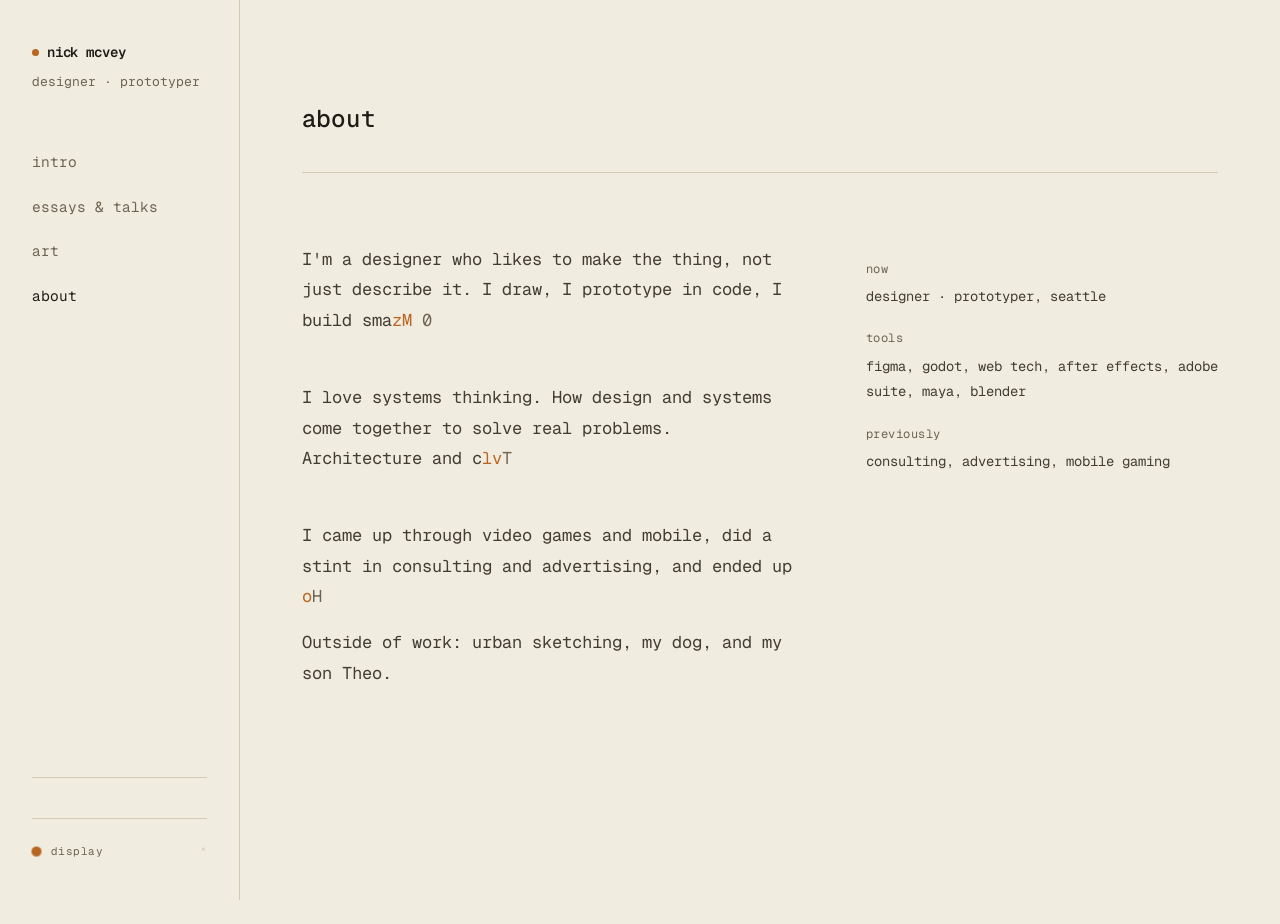
<file: about/index.html>
<!doctype html>
<html lang="en">
<head>
<meta charset="utf-8">
<meta name="viewport" content="width=device-width, initial-scale=1, viewport-fit=cover">
<title>Nick McVey · About</title>
<link rel="preconnect" href="https://fonts.googleapis.com">
<link rel="preconnect" href="https://fonts.gstatic.com" crossorigin>
<link href="https://fonts.googleapis.com/css2?family=Geist+Mono:wght@400;500;600&display=swap" rel="stylesheet">
<script>(function(){try{var d=document.documentElement.dataset,g=function(k){return localStorage.getItem(k)},M={compact:['sm','compact'],normal:['md','normal'],airy:['lg','airy']};var t=g('nick.theme');if(t)d.theme=t;var s=g('nick.size')||'airy';if(M[s]){d.size=s;d.text=M[s][0];d.density=M[s][1];}}catch(e){}})();</script>
<link rel="stylesheet" href="../_lib/shell.css">
</head>
<body class="page-about">
<div class="shell">

  <aside class="rail">
    <div class="brand"><a href="../"><span class="dot"></span> nick mcvey</a></div>
    <div class="brand-sub">designer · prototyper</div>
    <nav class="primary">
      <a href="../">intro</a>
      <a href="../essays/">essays &amp; talks</a>
      <a href="../art/">art</a>
      <a href="../about/" class="active">about</a>
    </nav>
    <div class="rail-foot">
      <div class="display-menu" id="displayMenu">
        <button class="display-trigger" type="button" aria-haspopup="true" aria-expanded="false">
          <span class="dot"></span> display
          <span class="chev" aria-hidden="true">^</span>
        </button>
        <div class="display-flyout" role="dialog" aria-label="Display settings">
          <div class="dm-section">
            <div class="dm-label">color</div>
            <div class="dm-row colors">
              <button class="theme-opt" type="button" data-theme="amber-dark"     style="--swatch: #d98a3d" title="amber dark"><span class="swatch"></span></button>
              <button class="theme-opt" type="button" data-theme="cool-dark"      style="--swatch: #6db4ff" title="cool dark"><span class="swatch"></span></button>
              <button class="theme-opt" type="button" data-theme="paper-light"    style="--swatch: #b86621" title="paper light"><span class="swatch"></span></button>
              <button class="theme-opt" type="button" data-theme="terminal-green" style="--swatch: #4cff8a" title="terminal green"><span class="swatch"></span></button>
            </div>
          </div>
          <div class="dm-section">
            <div class="dm-label">size</div>
            <div class="seg size">
              <button type="button" data-value="compact" aria-label="compact">A</button>
              <button type="button" data-value="normal"  aria-label="normal">A</button>
              <button type="button" data-value="airy"    aria-label="airy">A</button>
            </div>
          </div>
        </div>
      </div>
    </div>
  </aside>

  <main>
    <header class="page-head">
      <h1 data-reveal>about</h1>
    </header>

    <div class="about">
      <div>
        <p data-reveal>I'm a designer who likes to make the thing, not just describe it. I draw, I prototype in code, I build small games on the side. I think about design in my spare time.</p>
        <p data-reveal>I love systems thinking. How design and systems come together to solve real problems. Architecture and city planning pull at me for the same reason.</p>
        <p data-reveal>I came up through video games and mobile, did a stint in consulting and advertising, and ended up in tech designing system-level interfaces.</p>
        <p data-reveal>Outside of work: urban sketching, my dog, and my son Theo.</p>
      </div>
      <dl class="facts">
        <dt>now</dt><dd>designer · prototyper, seattle</dd>
        <dt>tools</dt><dd>figma, godot, web tech, after effects, adobe suite, maya, blender</dd>
        <dt>previously</dt><dd>consulting, advertising, mobile gaming</dd>
      </dl>
    </div>
  </main>

</div>
<script src="../_lib/reveal.js"></script>
<script src="../_lib/theme.js"></script>
</body>
</html>
</file>
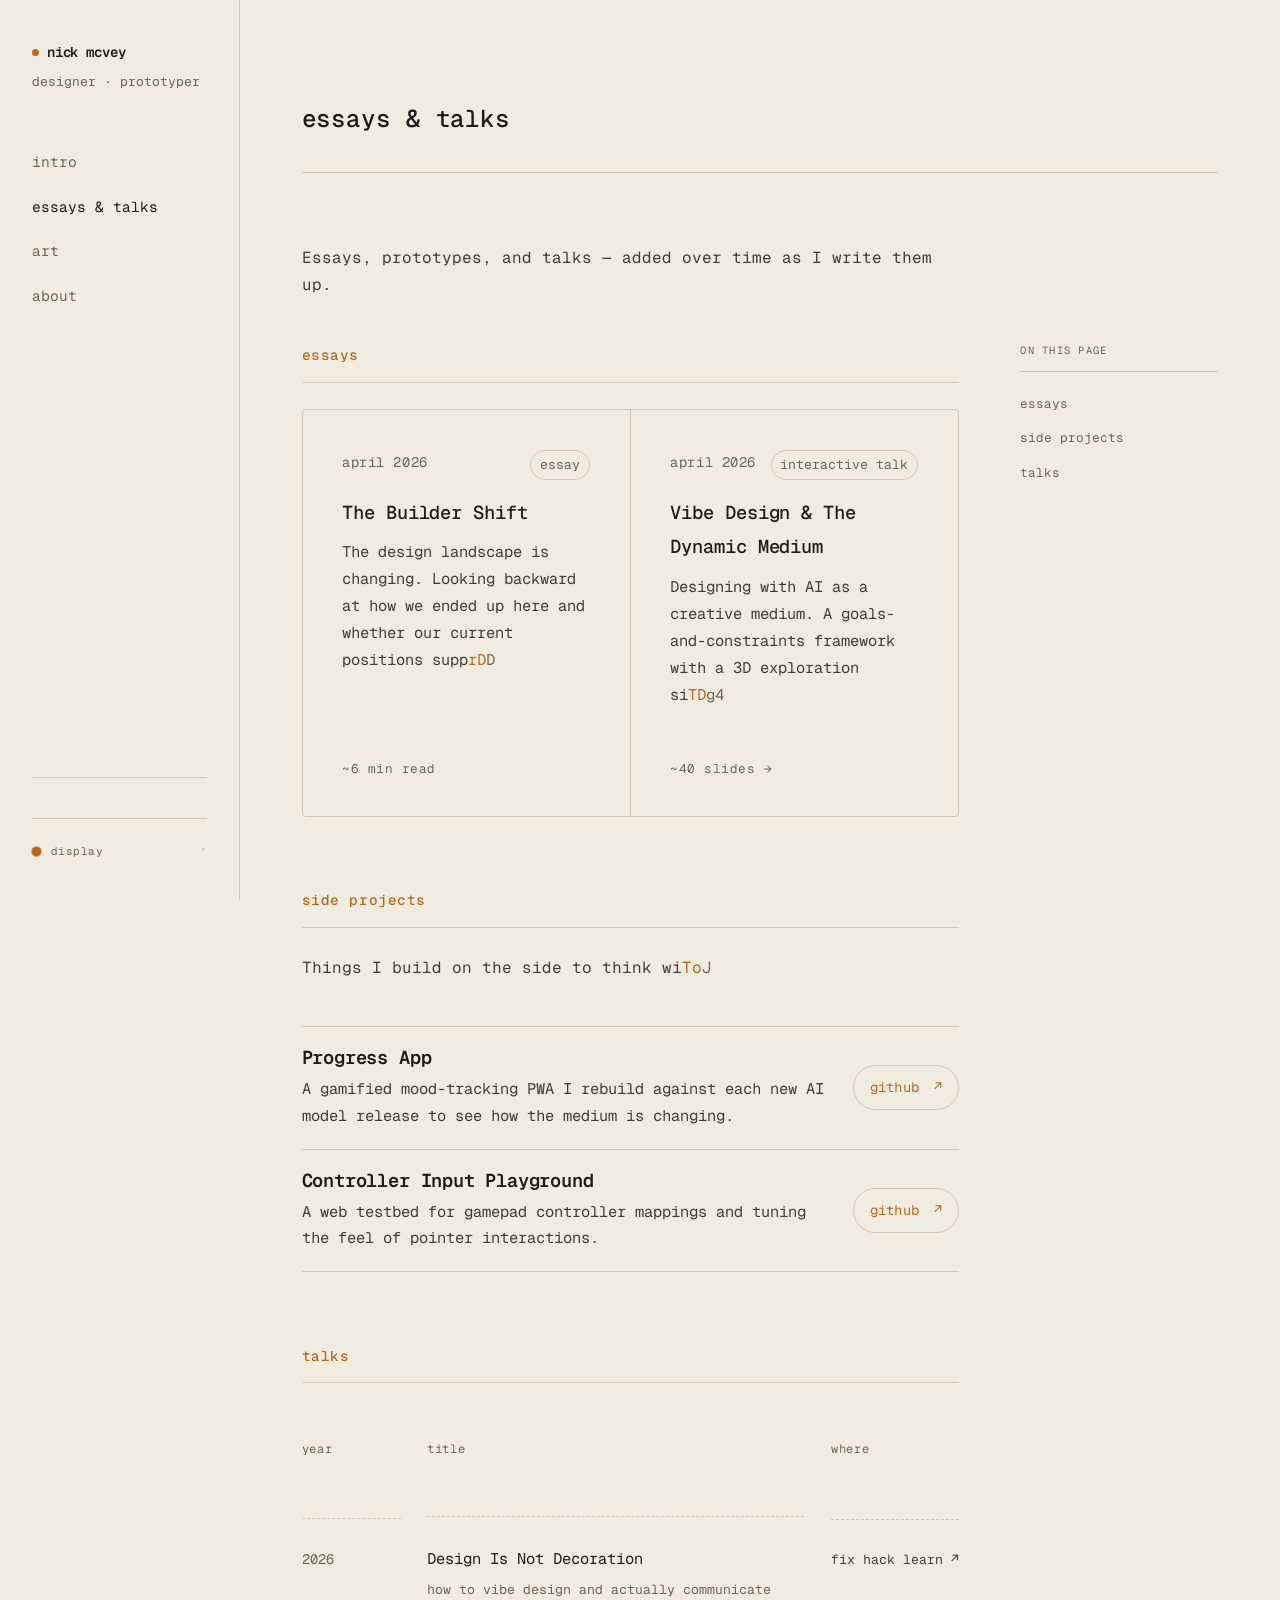
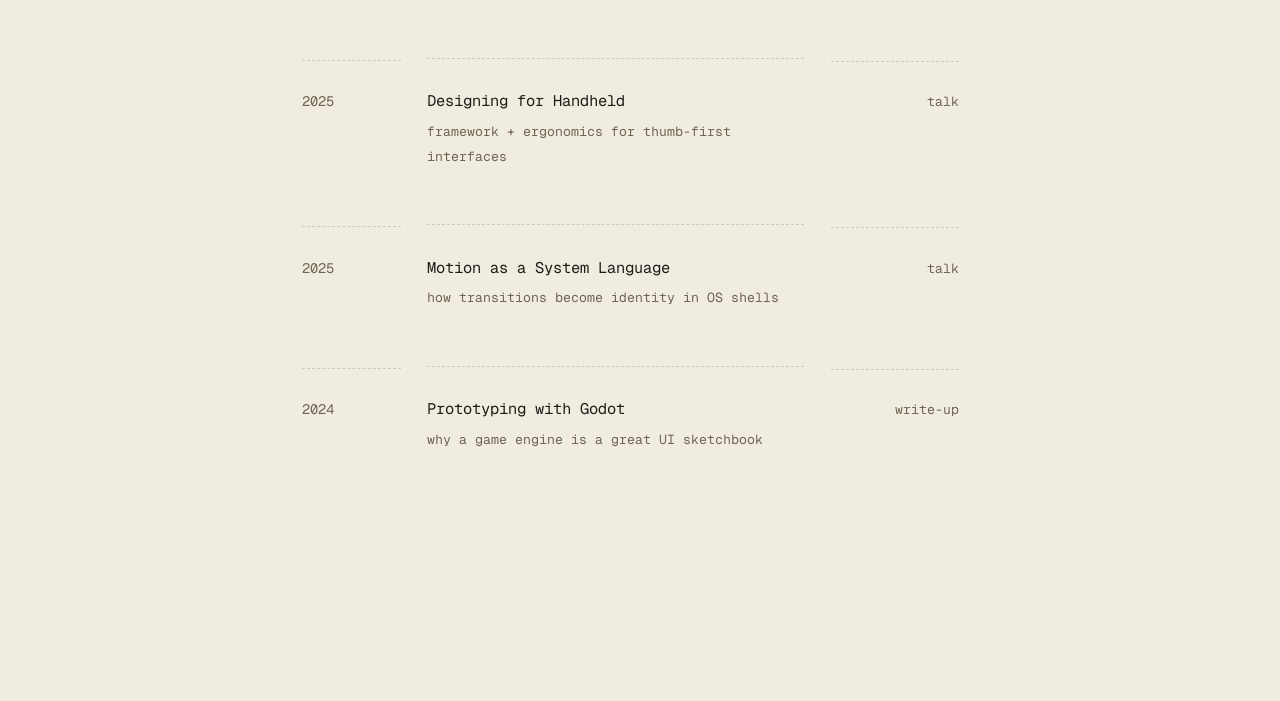
<file: essays/index.html>
<!doctype html>
<html lang="en">
<head>
<meta charset="utf-8">
<meta name="viewport" content="width=device-width, initial-scale=1, viewport-fit=cover">
<title>Nick McVey · Essays &amp; Talks</title>
<link rel="preconnect" href="https://fonts.googleapis.com">
<link rel="preconnect" href="https://fonts.gstatic.com" crossorigin>
<link href="https://fonts.googleapis.com/css2?family=Geist+Mono:wght@400;500;600&display=swap" rel="stylesheet">
<script>(function(){try{var d=document.documentElement.dataset,g=function(k){return localStorage.getItem(k)},M={compact:['sm','compact'],normal:['md','normal'],airy:['lg','airy']};var t=g('nick.theme');if(t)d.theme=t;var s=g('nick.size')||'airy';if(M[s]){d.size=s;d.text=M[s][0];d.density=M[s][1];}}catch(e){}})();</script>
<link rel="stylesheet" href="../_lib/shell.css">
</head>
<body class="page-work">
<div class="shell">

  <aside class="rail">
    <div class="brand"><a href="../"><span class="dot"></span> nick mcvey</a></div>
    <div class="brand-sub">designer · prototyper</div>
    <nav class="primary">
      <a href="../">intro</a>
      <a href="../essays/" class="active">essays &amp; talks</a>
      <a href="../art/">art</a>
      <a href="../about/">about</a>
    </nav>
    <div class="rail-foot">
      <div class="display-menu" id="displayMenu">
        <button class="display-trigger" type="button" aria-haspopup="true" aria-expanded="false">
          <span class="dot"></span> display
          <span class="chev" aria-hidden="true">^</span>
        </button>
        <div class="display-flyout" role="dialog" aria-label="Display settings">
          <div class="dm-section">
            <div class="dm-label">color</div>
            <div class="dm-row colors">
              <button class="theme-opt" type="button" data-theme="amber-dark"     style="--swatch: #d98a3d" title="amber dark"><span class="swatch"></span></button>
              <button class="theme-opt" type="button" data-theme="cool-dark"      style="--swatch: #6db4ff" title="cool dark"><span class="swatch"></span></button>
              <button class="theme-opt" type="button" data-theme="paper-light"    style="--swatch: #b86621" title="paper light"><span class="swatch"></span></button>
              <button class="theme-opt" type="button" data-theme="terminal-green" style="--swatch: #4cff8a" title="terminal green"><span class="swatch"></span></button>
            </div>
          </div>
          <div class="dm-section">
            <div class="dm-label">size</div>
            <div class="seg size">
              <button type="button" data-value="compact" aria-label="compact">A</button>
              <button type="button" data-value="normal"  aria-label="normal">A</button>
              <button type="button" data-value="airy"    aria-label="airy">A</button>
            </div>
          </div>
        </div>
      </div>
    </div>
  </aside>

  <style>
    .work-layout {
      display: grid;
      grid-template-columns: 1fr;
      gap: 48px;
    }
    @media (min-width: 980px) {
      .work-layout {
        grid-template-columns: 1fr 180px;
        gap: 56px;
      }
      .work-content { grid-column: 1; }
      .work-toc { grid-column: 2; grid-row: 1; position: sticky; top: 64px; align-self: start; }
    }
    .work-toc {
      font-size: 11.5px;
      line-height: 1.7;
    }
    .work-toc-label {
      color: var(--muted);
      font-size: 9.5px;
      letter-spacing: 0.12em;
      text-transform: uppercase;
      margin-bottom: 14px;
      padding-bottom: 10px;
      border-bottom: 1px solid var(--rule);
    }
    .work-toc nav {
      display: flex;
      flex-direction: column;
      gap: 2px;
    }
    .work-toc nav a {
      color: var(--muted);
      text-decoration: none;
      padding: 5px 0;
      transition: color 140ms ease;
      display: flex;
      align-items: baseline;
      gap: 8px;
    }
    .work-toc nav a:hover { color: var(--ink); }
    .work-toc nav a .toc-num {
      color: var(--rule);
      font-size: 10px;
      min-width: 16px;
    }
    .work-toc nav a .toc-count {
      margin-left: auto;
      color: var(--rule);
      font-size: 10px;
    }
    @media (max-width: 979px) {
      .work-toc { display: none; }
    }
  </style>

  <main>
    <header class="page-head">
      <h1 data-reveal>essays &amp; talks</h1>
    </header>

    <p class="page-lede" data-reveal>Essays, prototypes, and talks — added over time as I write them up.</p>

    <div class="work-layout">

      <div class="work-content">

        <h2 class="section-head" id="essays" data-reveal>essays</h2>

        <div class="work-grid">
          <a class="work-card" href="./the-builder-shift/">
            <div class="top">
              <span class="year">april 2026</span>
              <span class="tag">essay</span>
            </div>
            <h3 data-reveal>The Builder Shift</h3>
            <p class="desc" data-reveal>The design landscape is changing. Looking backward at how we ended up here and whether our current positions support what comes next.</p>
            <span class="open">~6 min read</span>
          </a>

          <a class="work-card" href="https://phing1337.github.io/vibe-design-talk/" target="_blank" rel="noopener">
            <div class="top">
              <span class="year">april 2026</span>
              <span class="tag">interactive talk</span>
            </div>
            <h3 data-reveal>Vibe Design &amp; The Dynamic Medium</h3>
            <p class="desc" data-reveal>Designing with AI as a creative medium. A goals-and-constraints framework with a 3D exploration simulation and live interactive demos.</p>
            <span class="open">~40 slides →</span>
          </a>
        </div>

        <h2 class="section-head section-head-mt" id="projects" data-reveal>side projects</h2>

        <p class="page-lede" data-reveal>Things I build on the side to think with.</p>

        <div class="explore-list">

          <div class="explore-row">
            <div class="explore-body">
              <h3 class="explore-title">Progress App</h3>
              <p class="explore-desc">A gamified mood-tracking PWA I rebuild against each new AI model release to see how the medium is changing.</p>
            </div>
            <a class="explore-link" href="https://github.com/Phing1337/ProgressApp" target="_blank" rel="noopener">github <span class="arr">↗</span></a>
          </div>

          <div class="explore-row">
            <div class="explore-body">
              <h3 class="explore-title">Controller Input Playground</h3>
              <p class="explore-desc">A web testbed for gamepad controller mappings and tuning the feel of pointer interactions.</p>
            </div>
            <a class="explore-link" href="https://github.com/Phing1337/controller-input-playground" target="_blank" rel="noopener">github <span class="arr">↗</span></a>
          </div>

        </div>

        <h2 class="section-head section-head-mt" id="talks" data-reveal>talks</h2>

        <div class="rows">
          <div class="head">year</div>
          <div class="head">title</div>
          <div class="head">where</div>

          <div class="yr">2026</div>
          <div class="title">Design Is Not Decoration<span class="sub">how to vibe design and actually communicate</span></div>
          <div class="where"><a href="https://github.com/Phing1337/vibe-design-talk" target="_blank" rel="noopener">fix hack learn ↗</a></div>

          <div class="yr">2025</div>
          <div class="title">Designing for Handheld<span class="sub">framework + ergonomics for thumb-first interfaces</span></div>
          <div class="where">talk</div>

          <div class="yr">2025</div>
          <div class="title">Motion as a System Language<span class="sub">how transitions become identity in OS shells</span></div>
          <div class="where">talk</div>

          <div class="yr">2024</div>
          <div class="title">Prototyping with Godot<span class="sub">why a game engine is a great UI sketchbook</span></div>
          <div class="where">write-up</div>
        </div>

      </div>

      <div class="work-toc">
        <div class="work-toc-label">on this page</div>
        <nav>
          <a href="#essays">essays</a>
          <a href="#projects">side projects</a>
          <a href="#talks">talks</a>
        </nav>
      </div>

    </div>
  </main>

</div>
<script src="../_lib/reveal.js"></script>
<script src="../_lib/theme.js"></script>
</body>
</html>
</file>
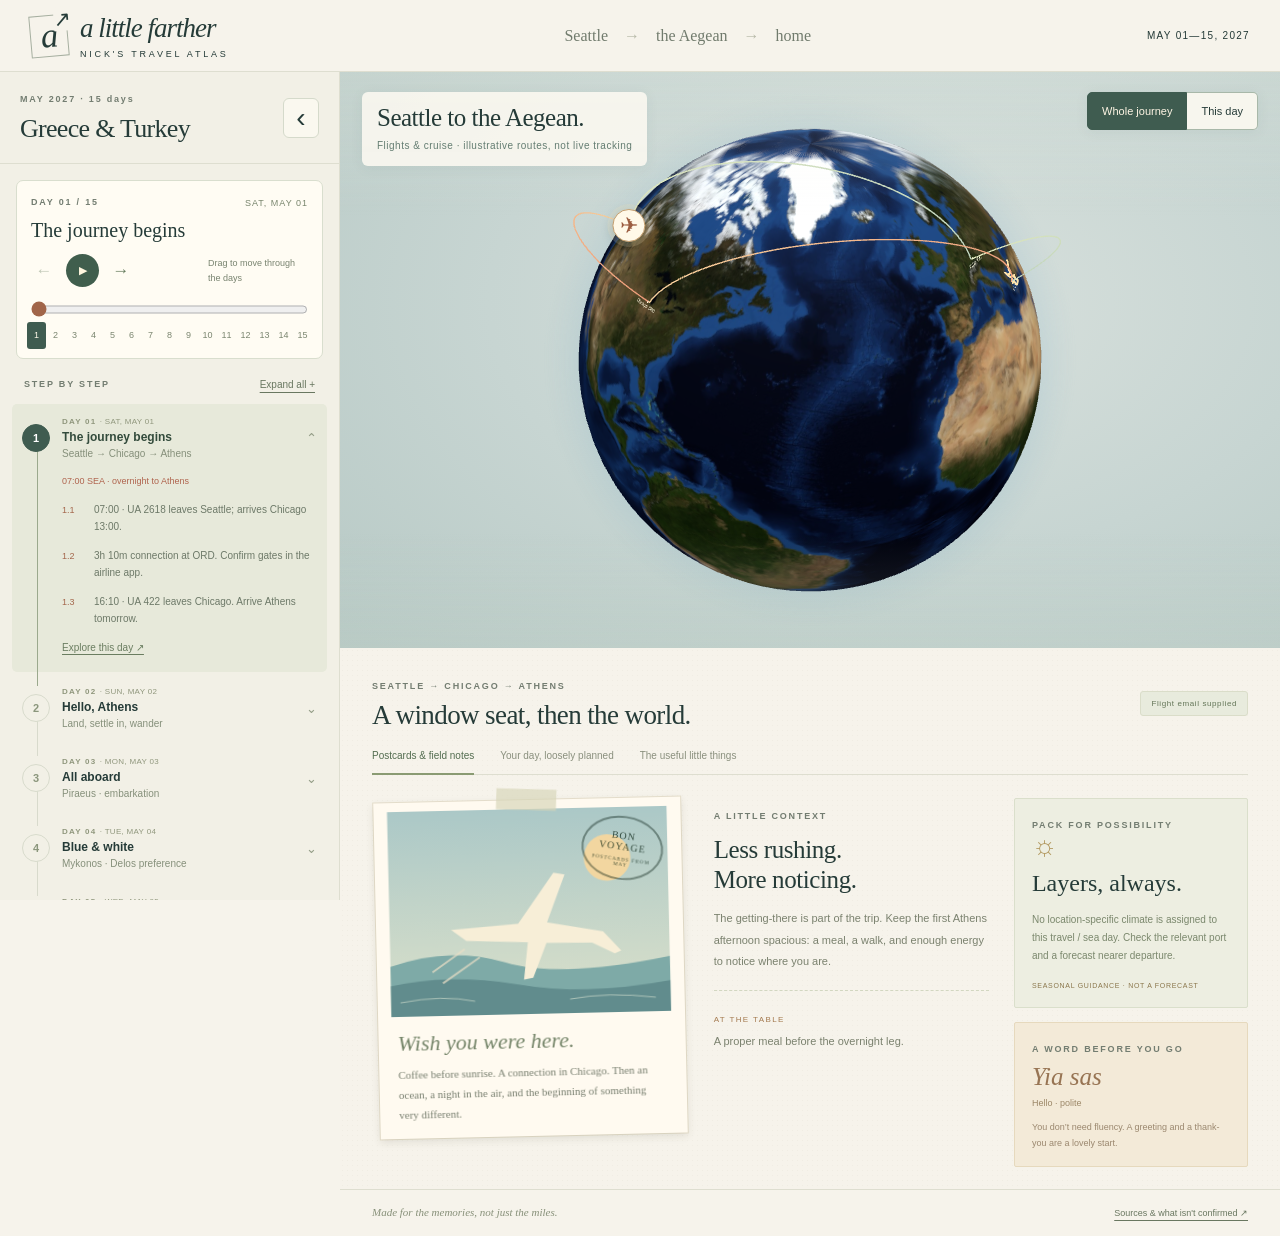
<file: trip-atlas/index.html>
<!doctype html>
<html lang="en">
  <head>
    <meta charset="UTF-8" />
    <meta name="viewport" content="width=device-width, initial-scale=1.0" />
    <meta name="theme-color" content="#f6f3eb" />
    <meta name="description" content="A personal travel atlas from Seattle to the Aegean, May 2027." />
    <meta name="robots" content="noindex, nofollow" />
    <title>A Little Farther — Greece & Turkey 2027</title>
    <script type="module" crossorigin src="./assets/index-_ba1Fykb.js"></script>
    <link rel="stylesheet" crossorigin href="./assets/index-D4U_0LfI.css">
  </head>
  <body>
    <a class="skip-link" href="#destination">Skip to destination guide</a>
    <header class="masthead">
      <a class="brand" href="#" aria-label="A Little Farther, whole journey"><span class="brand-mark">a<span>↗</span></span><span>a little farther<span class="brand-sub">NICK'S TRAVEL ATLAS</span></span></a>
      <div class="trip-title">Seattle <span>→</span> the Aegean <span>→</span> home</div>
      <div class="edition"><button id="notebook-button" class="text-button">Planning notebook ↗</button>MAY 01—15, 2027</div>
    </header>
    <div class="workspace">
      <aside class="itinerary" aria-label="Trip itinerary">
        <div class="sidebar-heading"><div class="sidebar-heading-copy"><p class="eyebrow">MAY 2027 · <span id="trip-day-count">15 days</span></p><h1>Greece &amp; Turkey</h1></div><button id="toggle-timeline" class="timeline-toggle" aria-expanded="true" aria-controls="timeline-body" aria-label="Collapse timeline"><span aria-hidden="true">‹</span></button></div>
        <div id="timeline-body">
          <div class="timeline" aria-label="Journey playback and day scrubber">
            <div class="timeline-selection"><span class="eyebrow" id="timeline-day">DAY 01 / 15</span><span id="timeline-date" class="timeline-date">SAT, MAY 01</span></div>
            <strong id="timeline-place">The journey begins</strong>
            <div class="timeline-top"><button id="previous" class="step-button" aria-label="Previous day">←</button><button id="play" class="play-button" aria-label="Play journey">▶</button><button id="next" class="step-button" aria-label="Next day">→</button><span class="scrub-hint">Drag to move through the days</span></div>
            <input id="day-scrubber" type="range" min="0" max="14" value="0" step="1" aria-label="Trip day" aria-valuetext="Day 1, May 1: The journey begins" />
            <div id="timeline-ticks" aria-label="Jump to a numbered day"></div>
          </div>
          <div class="itinerary-tools"><span class="eyebrow">STEP BY STEP</span><button id="expand-all" class="text-button" aria-expanded="false">Expand all +</button></div>
          <nav id="days" aria-label="Select a day"></nav>
        </div>
        <nav id="compact-days" aria-label="Compact numbered timeline" hidden></nav>
        <p id="timeline-announcement" class="visually-hidden" role="status"></p>
      </aside>
      <main>
        <section class="map-section" aria-label="Interactive journey and street maps" data-map-view="globe">
          <div id="globe" role="img" aria-label="Interactive Earth showing flights and the Mediterranean cruise. Drag to rotate, scroll to zoom."></div>
          <div id="street-map" hidden aria-label="Detailed street map. Drag to pan; scroll or use the zoom buttons for street detail."></div>
          <div class="map-heading"><h2 id="map-title">From here to somewhere.</h2><p id="map-subtitle">Seattle · Chicago · Athens</p></div>
          <div class="map-tools" aria-label="Map views">
            <button id="world-view" class="map-button active" aria-pressed="true">Whole journey</button>
            <button id="follow-view" class="map-button" aria-pressed="false">This day</button>
          </div>
          <div id="map-places" class="map-places" aria-label="Suggested sights to explore" hidden></div>
          <div id="map-loading" class="map-loading" role="status">Unfolding the world…</div>
          <div id="map-error" class="map-error" role="alert" hidden><strong>Map detail is unavailable.</strong><p id="map-error-detail"></p><button id="retry-map">Retry map</button><span>Your itinerary and guides still work below.</span></div>
        </section>
        <section id="destination" class="destination" aria-labelledby="destination-title">
          <div class="destination-bar"><div><span class="eyebrow" id="destination-kicker"></span><h2 id="destination-title"></h2></div><span id="destination-badge" class="pill"></span></div>
          <div class="tabs" role="tablist" aria-label="Destination guide"><button role="tab" id="tab-notes" aria-controls="guide-panel" aria-selected="true" tabindex="0" data-tab="notes">Postcards & field notes</button><button role="tab" id="tab-day" aria-controls="guide-panel" aria-selected="false" tabindex="-1" data-tab="day">Your day, loosely planned</button><button role="tab" id="tab-practical" aria-controls="guide-panel" aria-selected="false" tabindex="-1" data-tab="practical">The useful little things</button></div>
          <div id="guide-panel" role="tabpanel" aria-labelledby="tab-notes"></div>
        </section>
        <footer class="footer"><span>Made for the memories, not just the miles.</span><button id="sources-button" class="text-button">Sources & what isn't confirmed ↗</button></footer>
      </main>
    </div>
    <dialog id="sources-dialog" aria-labelledby="sources-title"><div class="dialog-heading"><h2 id="sources-title">The fine print, kindly.</h2><button id="close-sources" aria-label="Close sources">×</button></div><div id="sources-content"></div></dialog>
  </body>
</html>
</file>
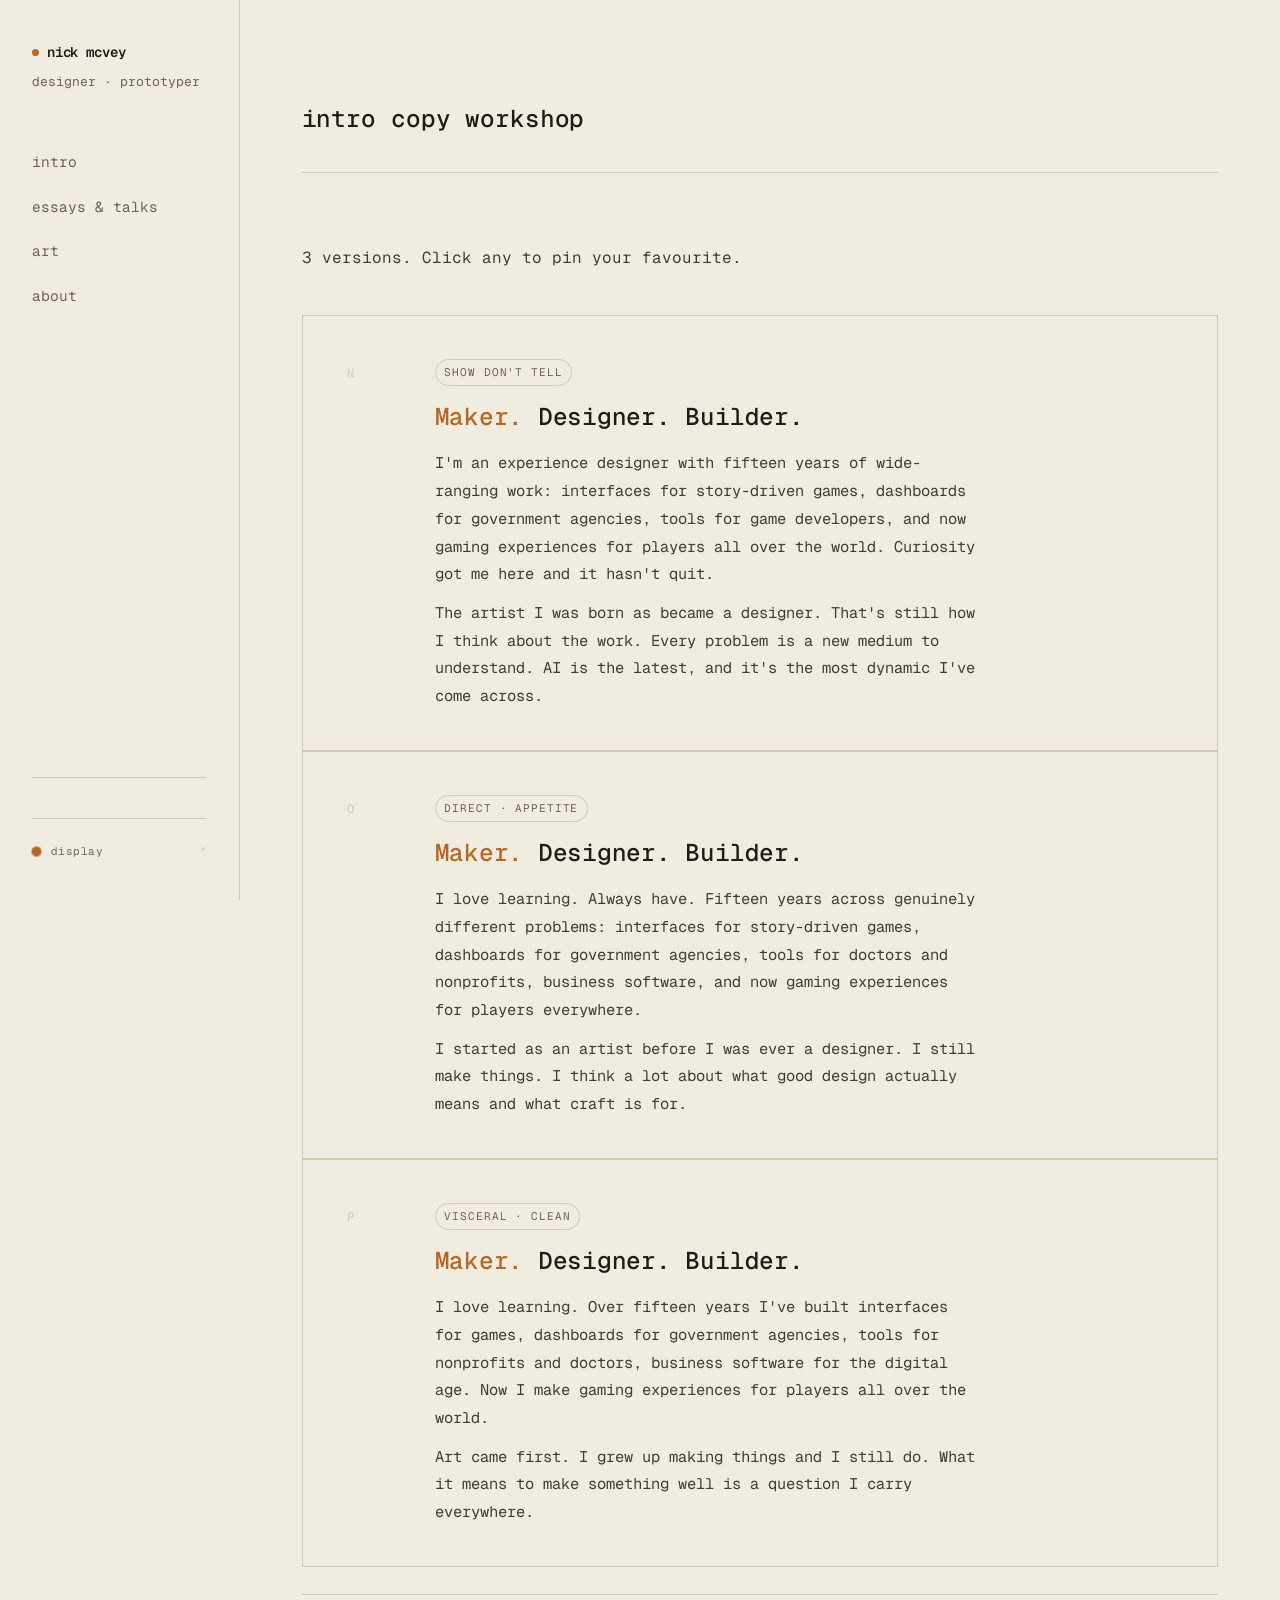
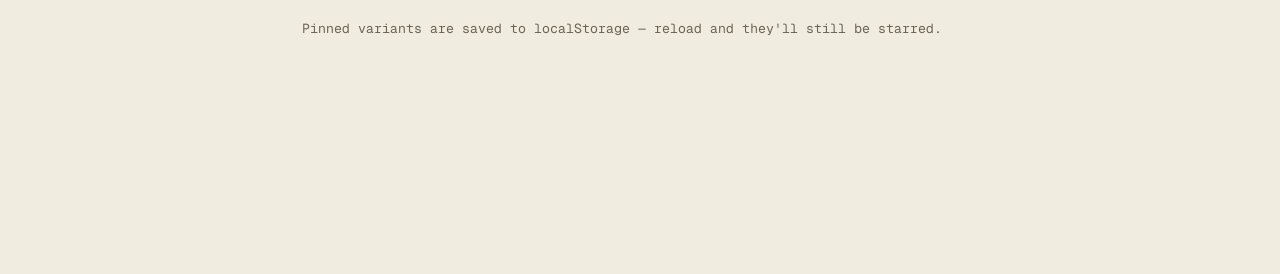
<file: workshop/index.html>
<!doctype html>
<html lang="en">
<head>
<meta charset="utf-8">
<meta name="viewport" content="width=device-width, initial-scale=1, viewport-fit=cover">
<title>Workshop · Intro Copy</title>
<link rel="preconnect" href="https://fonts.googleapis.com">
<link rel="preconnect" href="https://fonts.gstatic.com" crossorigin>
<link href="https://fonts.googleapis.com/css2?family=Geist+Mono:wght@400;500;600&display=swap" rel="stylesheet">
<script>(function(){try{var d=document.documentElement.dataset,g=function(k){return localStorage.getItem(k)},M={compact:['sm','compact'],normal:['md','normal'],airy:['lg','airy']};var t=g('nick.theme');if(t)d.theme=t;var s=g('nick.size')||'airy';if(M[s]){d.size=s;d.text=M[s][0];d.density=M[s][1];}}catch(e){}})();</script>
<link rel="stylesheet" href="../_lib/shell.css">
<style>
  .workshop-grid {
    display: flex;
    flex-direction: column;
    gap: 1px;
    background: var(--rule);
    border: 1px solid var(--rule);
    margin-top: 40px;
  }
  .variant {
    background: var(--bg);
    padding: 36px 40px;
    display: grid;
    grid-template-columns: 48px 1fr;
    gap: 0 32px;
    cursor: pointer;
    transition: background 120ms ease;
    position: relative;
  }
  .variant:hover { background: var(--panel); }
  .variant.pinned { background: color-mix(in srgb, var(--accent) 6%, var(--bg)); }
  .variant.pinned::before {
    content: "★";
    position: absolute;
    top: 36px; right: 40px;
    color: var(--accent);
    font-size: 12px;
  }
  .v-num {
    color: var(--rule);
    font-size: 11px;
    letter-spacing: 0.06em;
    padding-top: 6px;
    user-select: none;
  }
  .variant.pinned .v-num { color: var(--accent); }
  .v-body {}
  .v-h2 {
    font-size: 22px;
    font-weight: 500;
    letter-spacing: -0.01em;
    margin: 0 0 16px;
    line-height: 1.3;
  }
  .v-h2 em { font-style: normal; color: var(--accent); }
  .v-p {
    color: var(--ink-2);
    font-size: 14px;
    line-height: 1.8;
    margin: 0 0 10px;
    max-width: 60ch;
  }
  .v-p:last-child { margin-bottom: 0; }
  .v-tag {
    display: inline-block;
    font-size: 10px;
    letter-spacing: 0.08em;
    text-transform: uppercase;
    color: var(--muted);
    border: 1px solid var(--rule);
    padding: 2px 8px;
    border-radius: 999px;
    margin-bottom: 14px;
  }
  .pin-hint {
    color: var(--muted);
    font-size: 12px;
    margin-top: 32px;
    padding-top: 20px;
    border-top: 1px solid var(--rule);
  }
  .gen-label {
    color: var(--muted);
    font-size: 10px;
    letter-spacing: 0.12em;
    text-transform: uppercase;
    margin: 56px 0 0;
    padding-bottom: 12px;
    border-bottom: 1px solid var(--rule);
  }
  .gen-label:first-of-type { margin-top: 0; }
</style>
</head>
<body class="page-work">
<div class="shell">

  <aside class="rail">
    <div class="brand"><a href="../"><span class="dot"></span> nick mcvey</a></div>
    <div class="brand-sub">designer · prototyper</div>
    <nav class="primary">
      <a href="../">intro</a>
      <a href="../essays/">essays &amp; talks</a>
      <a href="../art/">art</a>
      <a href="../about/">about</a>
    </nav>
    <div class="rail-foot">
      <div class="display-menu" id="displayMenu">
        <button class="display-trigger" type="button" aria-haspopup="true" aria-expanded="false">
          <span class="dot"></span> display
          <span class="chev" aria-hidden="true">^</span>
        </button>
        <div class="display-flyout" role="dialog" aria-label="Display settings">
          <div class="dm-section">
            <div class="dm-label">color</div>
            <div class="dm-row colors">
              <button class="theme-opt" type="button" data-theme="amber-dark"     style="--swatch: #d98a3d" title="amber dark"><span class="swatch"></span></button>
              <button class="theme-opt" type="button" data-theme="cool-dark"      style="--swatch: #6db4ff" title="cool dark"><span class="swatch"></span></button>
              <button class="theme-opt" type="button" data-theme="paper-light"    style="--swatch: #b86621" title="paper light"><span class="swatch"></span></button>
              <button class="theme-opt" type="button" data-theme="terminal-green" style="--swatch: #4cff8a" title="terminal green"><span class="swatch"></span></button>
            </div>
          </div>
          <div class="dm-section">
            <div class="dm-label">size</div>
            <div class="seg size">
              <button type="button" data-value="compact" aria-label="compact">A</button>
              <button type="button" data-value="normal"  aria-label="normal">A</button>
              <button type="button" data-value="airy"    aria-label="airy">A</button>
            </div>
          </div>
        </div>
      </div>
    </div>
  </aside>

  <main>
    <header class="page-head">
      <h1>intro copy workshop</h1>
    </header>
    <p class="page-lede">3 versions. Click any to pin your favourite.</p>

    <div class="workshop-grid">

      <!-- N -->
      <div class="variant" data-v="05-N">
        <div class="v-num">N</div>
        <div class="v-body">
          <div class="v-tag">show don't tell</div>
          <h2 class="v-h2"><em>Maker.</em> Designer. Builder.</h2>
          <p class="v-p">I'm an experience designer with fifteen years of wide-ranging work: interfaces for story-driven games, dashboards for government agencies, tools for game developers, and now gaming experiences for players all over the world. Curiosity got me here and it hasn't quit.</p>
          <p class="v-p">The artist I was born as became a designer. That's still how I think about the work. Every problem is a new medium to understand. AI is the latest, and it's the most dynamic I've come across.</p>
        </div>
      </div>

      <!-- O -->
      <div class="variant" data-v="05-O">
        <div class="v-num">O</div>
        <div class="v-body">
          <div class="v-tag">direct · appetite</div>
          <h2 class="v-h2"><em>Maker.</em> Designer. Builder.</h2>
          <p class="v-p">I love learning. Always have. Fifteen years across genuinely different problems: interfaces for story-driven games, dashboards for government agencies, tools for doctors and nonprofits, business software, and now gaming experiences for players everywhere.</p>
          <p class="v-p">I started as an artist before I was ever a designer. I still make things. I think a lot about what good design actually means and what craft is for.</p>
        </div>
      </div>

      <!-- P -->
      <div class="variant" data-v="05-P">
        <div class="v-num">P</div>
        <div class="v-body">
          <div class="v-tag">visceral · clean</div>
          <h2 class="v-h2"><em>Maker.</em> Designer. Builder.</h2>
          <p class="v-p">I love learning. Over fifteen years I've built interfaces for games, dashboards for government agencies, tools for nonprofits and doctors, business software for the digital age. Now I make gaming experiences for players all over the world.</p>
          <p class="v-p">Art came first. I grew up making things and I still do. What it means to make something well is a question I carry everywhere.</p>
        </div>
      </div>

    </div>

    <p class="pin-hint" style="margin-top: 24px;">Pinned variants are saved to localStorage — reload and they'll still be starred.</p>

  </main>

</div>

<script src="../_lib/theme.js"></script>
<script>
  const STORE_KEY = 'nick.workshop.pinned';
  const pinned = new Set(JSON.parse(localStorage.getItem(STORE_KEY) || '[]'));

  function save() {
    localStorage.setItem(STORE_KEY, JSON.stringify([...pinned]));
  }

  document.querySelectorAll('.variant').forEach(el => {
    const id = el.dataset.v;
    if (pinned.has(id)) el.classList.add('pinned');
    el.addEventListener('click', () => {
      if (pinned.has(id)) {
        pinned.delete(id);
        el.classList.remove('pinned');
      } else {
        pinned.add(id);
        el.classList.add('pinned');
      }
      save();
    });
  });
</script>
</body>
</html>
</file>
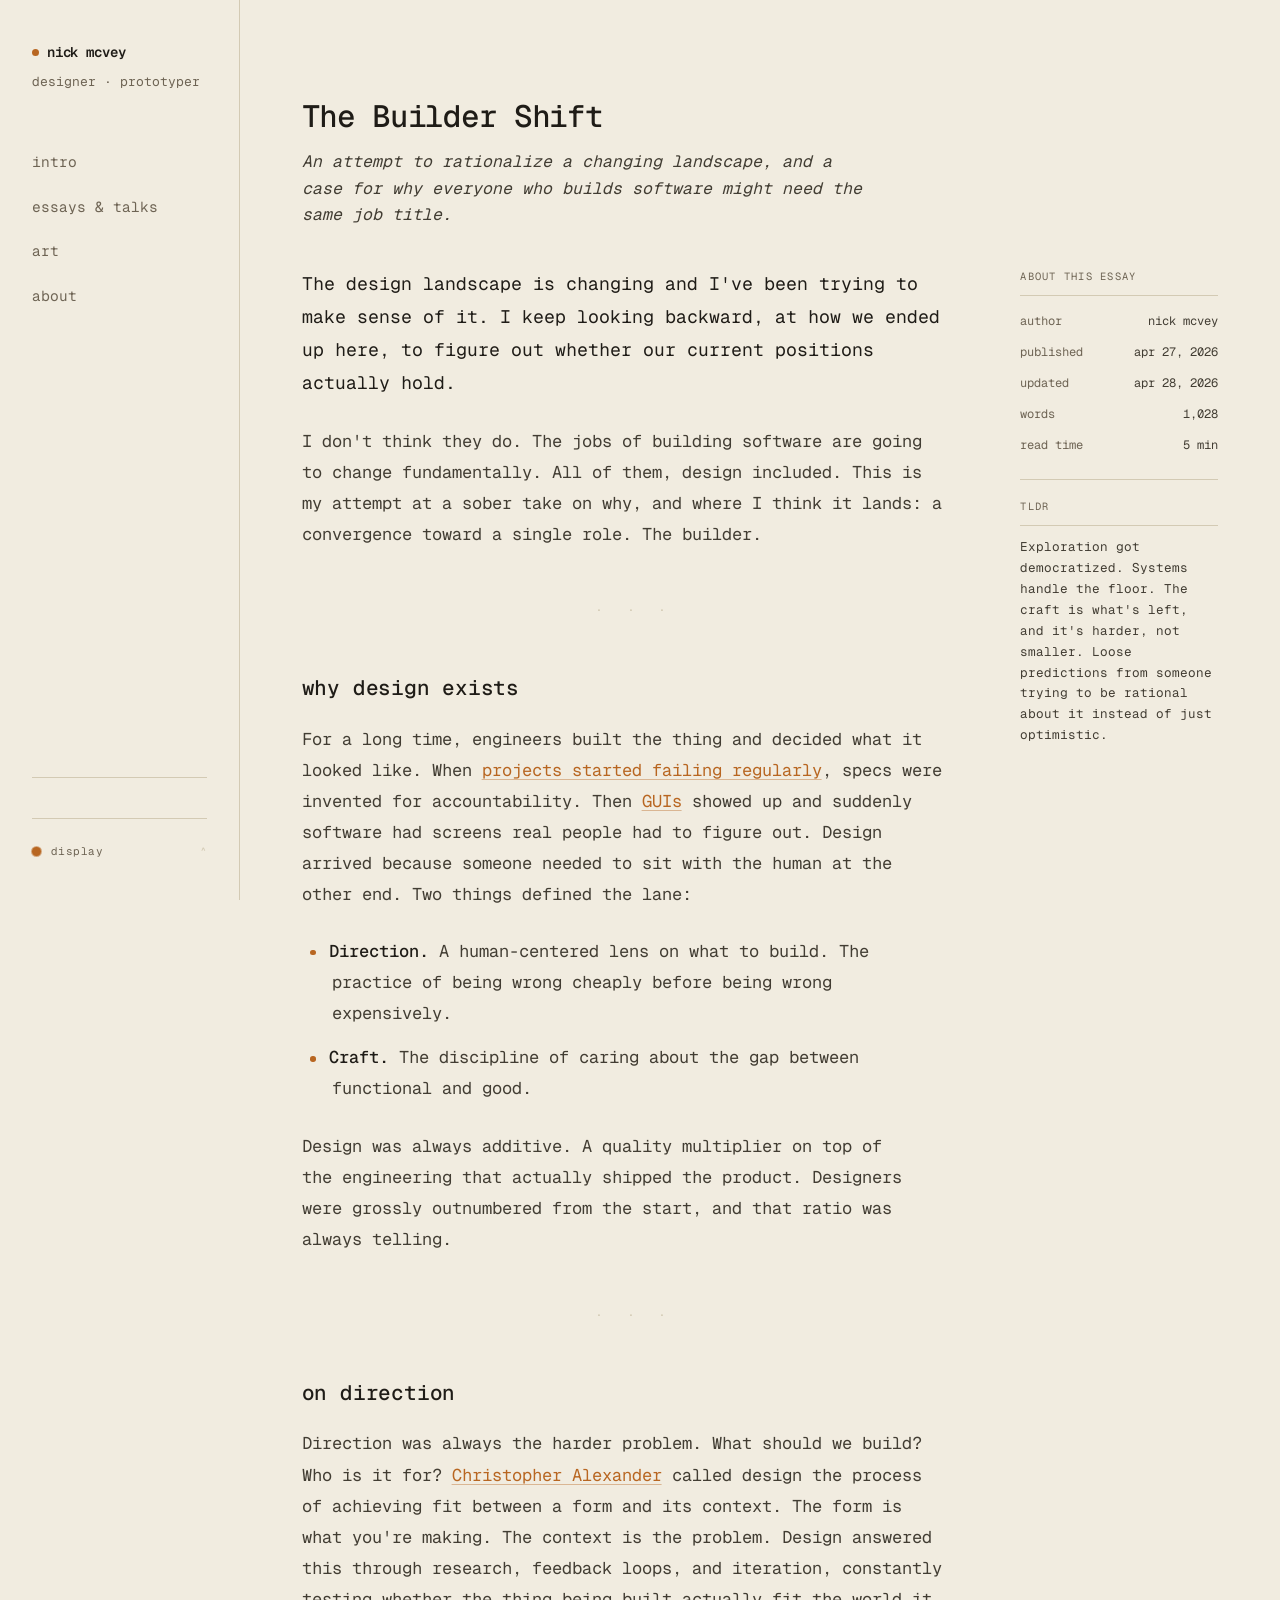
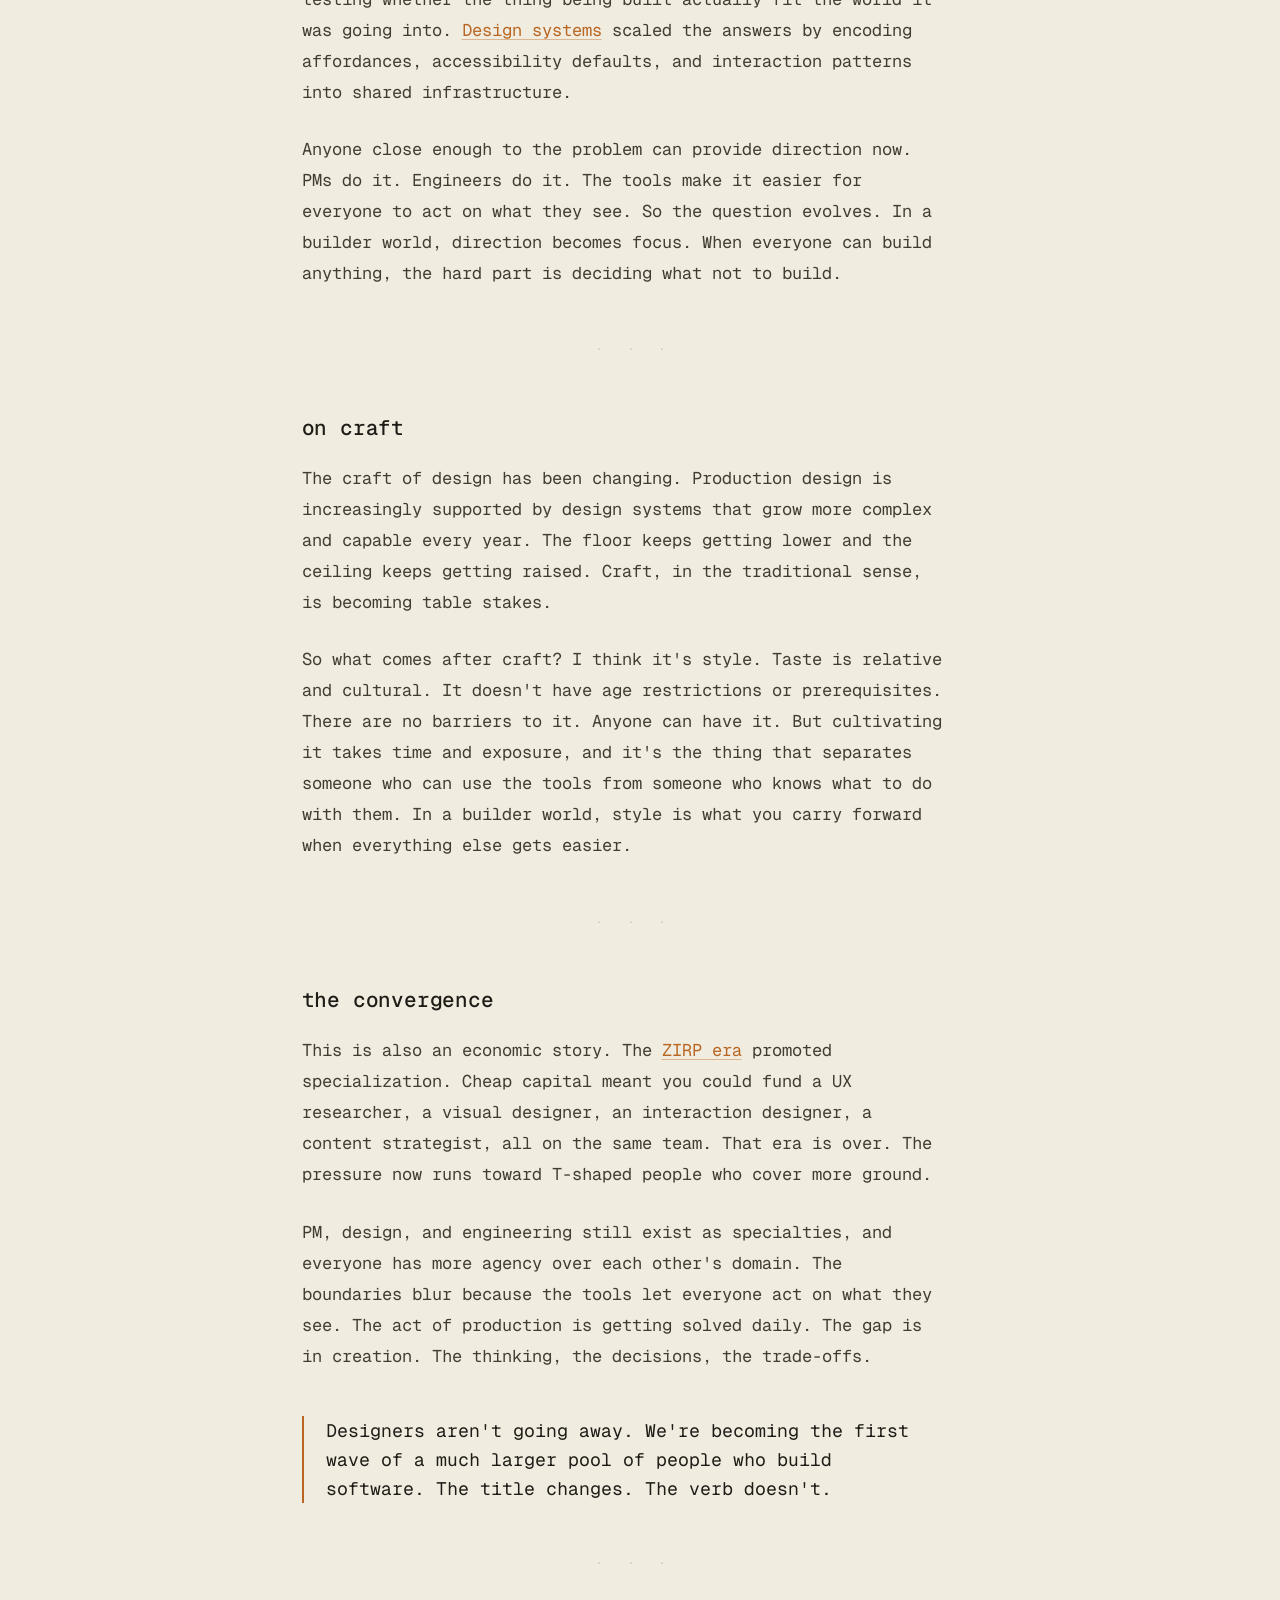
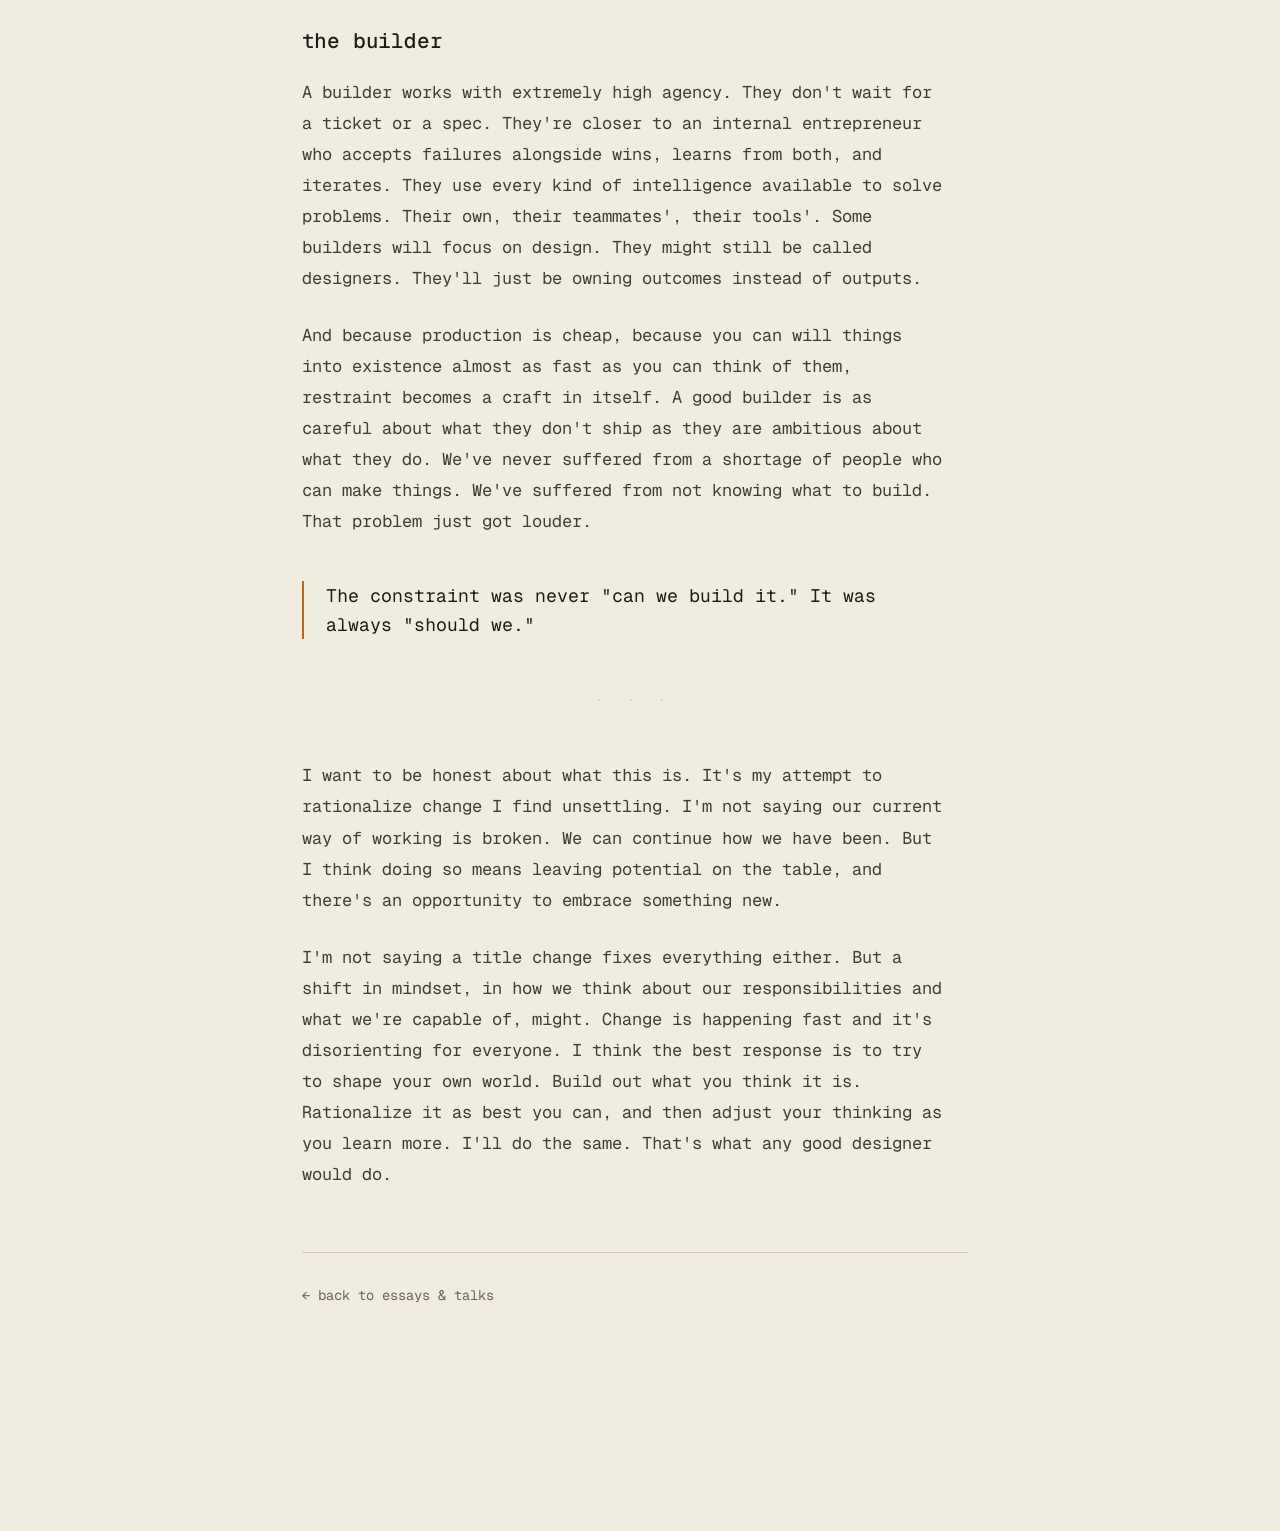
<file: essays/the-builder-shift/index.html>
<!doctype html>
<html lang="en">
<head>
<meta charset="utf-8">
<meta name="viewport" content="width=device-width, initial-scale=1, viewport-fit=cover">
<title>Nick McVey · The Builder Shift</title>
<link rel="preconnect" href="https://fonts.googleapis.com">
<link rel="preconnect" href="https://fonts.gstatic.com" crossorigin>
<link href="https://fonts.googleapis.com/css2?family=Geist+Mono:wght@400;500;600&display=swap" rel="stylesheet">
<script>(function(){try{var d=document.documentElement.dataset,g=function(k){return localStorage.getItem(k)},M={compact:['sm','compact'],normal:['md','normal'],airy:['lg','airy']};var t=g('nick.theme');if(t)d.theme=t;var s=g('nick.size')||'airy';if(M[s]){d.size=s;d.text=M[s][0];d.density=M[s][1];}}catch(e){}})();</script>
<script>if(location.search.indexOf('embed')>-1)document.documentElement.classList.add('embed');</script>
<link rel="stylesheet" href="../../_lib/shell.css">
<style>
  /* ---- essay reader layout ---- */
  .essay-layout {
    display: grid;
    grid-template-columns: 1fr;
    gap: 48px;
  }
  @media (min-width: 1060px) {
    .essay-layout {
      grid-template-columns: 1fr 180px;
      gap: 48px;
    }
    .essay-content { grid-column: 1; }
    .essay-sidebar { grid-column: 2; grid-row: 1; }
  }

  /* ---- essay title block ---- */
  .essay-head { margin-bottom: 36px; }
  .essay-head h1 {
    font-size: 28px;
    font-weight: 500;
    letter-spacing: -0.01em;
    margin: 0 0 12px;
    line-height: 1.25;
  }
  .essay-head .subtitle {
    color: var(--ink-2);
    font-size: 15px;
    line-height: 1.6;
    max-width: 56ch;
    margin: 0;
    font-style: italic;
  }

  /* ---- essay body ---- */
  .essay-body p {
    color: var(--ink-2);
    font-size: 15.5px;
    line-height: 1.82;
    max-width: 64ch;
    margin: 0 0 24px;
  }
  .essay-body p.lead {
    color: var(--ink);
    font-size: 16.5px;
  }
  .essay-body h2 {
    font-size: 19px;
    font-weight: 500;
    color: var(--ink);
    letter-spacing: -0.01em;
    margin: 48px 0 20px;
    line-height: 1.25;
  }
  .essay-body ul {
    color: var(--ink-2);
    font-size: 15.5px;
    line-height: 1.82;
    max-width: 64ch;
    margin: 0 0 24px;
    padding-left: 24px;
    list-style: none;
  }
  .essay-body ul li {
    margin-bottom: 12px;
    padding-left: 4px;
  }
  .essay-body ul li::before {
    content: "";
    display: inline-block;
    width: 5px;
    height: 5px;
    background: var(--accent);
    border-radius: 50%;
    margin-right: 12px;
    margin-left: -20px;
    vertical-align: middle;
  }
  .essay-body ul li strong {
    color: var(--ink);
    font-weight: 500;
  }
  .essay-body .pull {
    margin: 40px 0;
    padding: 0 0 0 20px;
    border-left: 2px solid var(--accent);
    color: var(--ink);
    font-size: 16.5px;
    line-height: 1.6;
    max-width: 56ch;
  }
  .essay-body .break {
    color: var(--rule);
    text-align: center;
    margin: 44px 0;
    font-size: 12px;
    letter-spacing: 0.6em;
    user-select: none;
  }

  /* ---- citation tooltips ---- */
  .cite {
    color: var(--accent);
    text-decoration: underline;
    text-decoration-color: color-mix(in srgb, var(--accent) 40%, transparent);
    text-underline-offset: 3px;
    text-decoration-thickness: 1px;
    cursor: help;
    transition: text-decoration-color 140ms ease;
  }
  .cite:hover {
    text-decoration-color: var(--accent);
  }
  .cite-tip {
    display: none;
  }
  .tooltip-popup {
    position: fixed;
    width: 280px;
    background: var(--panel);
    border: 1px solid var(--rule);
    padding: 14px 16px;
    font-size: 11.5px;
    line-height: 1.6;
    color: var(--ink-2);
    z-index: 100;
    box-shadow: 0 8px 24px rgba(0,0,0,0.25);
    white-space: normal;
    font-style: normal;
    font-weight: 400;
    letter-spacing: normal;
    text-transform: none;
    text-align: left;
    opacity: 0;
    transition: opacity 140ms ease;
    pointer-events: none;
  }
  .tooltip-popup.visible {
    opacity: 1;
    pointer-events: auto;
  }
  .tooltip-popup .cite-title {
    color: var(--ink);
    font-weight: 500;
    font-size: 11px;
    letter-spacing: 0.02em;
    margin-bottom: 6px;
    display: block;
  }
  .tooltip-popup .cite-desc {
    display: block;
    margin-bottom: 8px;
  }
  .tooltip-popup .cite-source {
    display: block;
    font-size: 10px;
    letter-spacing: 0.03em;
  }
  .tooltip-popup .cite-source a {
    color: var(--accent);
    text-decoration: none;
  }
  .tooltip-popup .cite-source a:hover {
    text-decoration: underline;
  }

  /* ---- right sidebar ---- */
  .essay-sidebar {
    position: sticky;
    top: 64px;
    align-self: start;
    font-size: 11px;
  }
  @media (max-width: 1059px) { .essay-sidebar { display: none; } }

  .sidebar-label {
    color: var(--muted);
    font-size: 9.5px;
    letter-spacing: 0.12em;
    text-transform: uppercase;
    margin-bottom: 12px;
    padding-bottom: 8px;
    border-bottom: 1px solid var(--rule);
  }

  .sidebar-meta {
    display: flex;
    flex-direction: column;
    gap: 8px;
    margin-bottom: 20px;
  }
  .sidebar-meta-row {
    display: flex;
    justify-content: space-between;
    color: var(--muted);
  }
  .sidebar-meta-row .val { color: var(--ink-2); }

  .sidebar-tldr {
    margin-top: 16px;
    padding-top: 16px;
    border-top: 1px solid var(--rule);
  }
  .sidebar-tldr .sidebar-label { margin-bottom: 10px; }
  .sidebar-tldr p {
    color: var(--ink-2);
    font-size: 11.5px;
    line-height: 1.65;
    margin: 0;
  }

  /* ---- footer ---- */
  .essay-foot {
    margin-top: 56px;
    padding-top: 24px;
    border-top: 1px solid var(--rule);
  }
  .essay-foot .back-link {
    color: var(--muted);
    text-decoration: none;
    font-size: 12.5px;
    transition: color 160ms ease;
  }
  .essay-foot .back-link:hover { color: var(--accent); }

  /* ---- kill any inherited reveal styles ---- */
  .page-essay [data-reveal] {
    opacity: 1 !important;
    visibility: visible !important;
    white-space: normal !important;
    transform: none !important;
    animation: none !important;
  }
  .page-essay .scrambling { color: inherit !important; }

  /* page-level fade in */
  .page-essay main {
    opacity: 0;
    animation: essayPageFade 500ms ease 100ms forwards;
  }
  @keyframes essayPageFade {
    to { opacity: 1; }
  }

  /* prevent orphans */
  .essay-body p,
  .essay-body .pull,
  .essay-head h1,
  .essay-head .subtitle {
    text-wrap: pretty;
    overflow-wrap: break-word;
  }

  /* ---- embedded-in-modal mode (?embed) ---- */
  html.embed .rail { display: none; }
  html.embed .shell { grid-template-columns: 1fr; }
  html.embed main { padding: 40px 44px 72px; max-width: 820px; margin: 0 auto; }
  html.embed .essay-foot { display: none; }
</style>
</head>
<body class="page-essay">
<div class="shell">

  <aside class="rail">
    <div class="brand"><a href="../../"><span class="dot"></span> nick mcvey</a></div>
    <div class="brand-sub">designer · prototyper</div>
    <nav class="primary">
      <a href="../../">intro</a>
      <a href="../">essays &amp; talks</a>
      <a href="../../art/">art</a>
      <a href="../../about/">about</a>
    </nav>
    <div class="rail-foot">
      <div class="display-menu" id="displayMenu">
        <button class="display-trigger" type="button" aria-haspopup="true" aria-expanded="false">
          <span class="dot"></span> display
          <span class="chev" aria-hidden="true">^</span>
        </button>
        <div class="display-flyout" role="dialog" aria-label="Display settings">
          <div class="dm-section">
            <div class="dm-label">color</div>
            <div class="dm-row colors">
              <button class="theme-opt" type="button" data-theme="amber-dark"     style="--swatch: #d98a3d" title="amber dark"><span class="swatch"></span></button>
              <button class="theme-opt" type="button" data-theme="cool-dark"      style="--swatch: #6db4ff" title="cool dark"><span class="swatch"></span></button>
              <button class="theme-opt" type="button" data-theme="paper-light"    style="--swatch: #b86621" title="paper light"><span class="swatch"></span></button>
              <button class="theme-opt" type="button" data-theme="terminal-green" style="--swatch: #4cff8a" title="terminal green"><span class="swatch"></span></button>
            </div>
          </div>
          <div class="dm-section">
            <div class="dm-label">size</div>
            <div class="seg size">
              <button type="button" data-value="compact" aria-label="compact">A</button>
              <button type="button" data-value="normal"  aria-label="normal">A</button>
              <button type="button" data-value="airy"    aria-label="airy">A</button>
            </div>
          </div>
        </div>
      </div>
    </div>
  </aside>

  <main>
    <header class="essay-head">
      <h1>The Builder Shift</h1>
      <p class="subtitle">An attempt to rationalize a changing landscape, and a case for why everyone who builds software might need the same job title.</p>
    </header>

    <div class="essay-layout">

      <div class="essay-content">
        <div class="essay-body" id="essayBody">

          <p class="lead">The design landscape is changing and I've been trying to make sense of it. I keep looking backward, at how we ended up here, to figure out whether our current positions actually hold.</p>

          <p>I don't think they do. The jobs of building software are going to change fundamentally. All of them, design included. This is my attempt at a sober take on why, and where I think it lands: a convergence toward a single role. The builder.</p>

          <div class="break">· · ·</div>

          <h2>why design exists</h2>

          <p>For a long time, engineers built the thing and decided what it looked like. When <span class="cite">projects started failing regularly<span class="cite-tip"><span class="cite-title">The Software Crisis</span>By the 1960s, software projects were routinely late, over budget, and broken. The 1968 NATO conference in Garmisch coined the term and pushed the industry toward formal engineering practices.<span class="cite-source"><a href="https://en.wikipedia.org/wiki/NATO_Software_Engineering_Conferences" target="_blank" rel="noopener">wikipedia ↗</a></span></span></span>, specs were invented for accountability. Then <span class="cite">GUIs<span class="cite-tip"><span class="cite-title">Graphical User Interfaces</span>The shift from command-line to graphical interfaces began in the 1970s at Xerox PARC and went mainstream with the Macintosh in 1984 and Windows in 1985.<span class="cite-source"><a href="https://en.wikipedia.org/wiki/History_of_the_graphical_user_interface" target="_blank" rel="noopener">wikipedia ↗</a></span></span></span> showed up and suddenly software had screens real people had to figure out. Design arrived because someone needed to sit with the human at the other end. Two things defined the lane:</p>

          <ul>
            <li><strong>Direction.</strong> A human-centered lens on what to build. The practice of being wrong cheaply before being wrong expensively.</li>
            <li><strong>Craft.</strong> The discipline of caring about the gap between functional and good.</li>
          </ul>

          <p>Design was always additive. A quality multiplier on top of the engineering that actually shipped the product. Designers were grossly outnumbered from the start, and that ratio was always telling.</p>

          <div class="break">· · ·</div>

          <h2>on direction</h2>

          <p>Direction was always the harder problem. What should we build? Who is it for? <span class="cite">Christopher Alexander<span class="cite-tip"><span class="cite-title">Christopher Alexander</span>Architect and design theorist. His 1964 book "Notes on the Synthesis of Form" argued that design is the process of achieving fit between a form and its context. His later "A Pattern Language" influenced fields from architecture to software engineering.<span class="cite-source"><a href="https://en.wikipedia.org/wiki/Christopher_Alexander" target="_blank" rel="noopener">wikipedia ↗</a></span></span></span> called design the process of achieving fit between a form and its context. The form is what you're making. The context is the problem. Design answered this through research, feedback loops, and iteration, constantly testing whether the thing being built actually fit the world it was going into. <span class="cite">Design systems<span class="cite-tip"><span class="cite-title">Design Systems</span>Reusable components, standards, and documentation that guide consistent product development. Examples: Material Design, Lightning, Fluent.<span class="cite-source"><a href="https://en.wikipedia.org/wiki/Design_system" target="_blank" rel="noopener">wikipedia ↗</a></span></span></span> scaled the answers by encoding affordances, accessibility defaults, and interaction patterns into shared infrastructure.</p>

          <p>Anyone close enough to the problem can provide direction now. PMs do it. Engineers do it. The tools make it easier for everyone to act on what they see. So the question evolves. In a builder world, direction becomes focus. When everyone can build anything, the hard part is deciding what not to build.</p>

          <div class="break">· · ·</div>

          <h2>on craft</h2>

          <p>The craft of design has been changing. Production design is increasingly supported by design systems that grow more complex and capable every year. The floor keeps getting lower and the ceiling keeps getting raised. Craft, in the traditional sense, is becoming table stakes.</p>

          <p>So what comes after craft? I think it's style. Taste is relative and cultural. It doesn't have age restrictions or prerequisites. There are no barriers to it. Anyone can have it. But cultivating it takes time and exposure, and it's the thing that separates someone who can use the tools from someone who knows what to do with them. In a builder world, style is what you carry forward when everything else gets easier.</p>

          <div class="break">· · ·</div>

          <h2>the convergence</h2>

          <p>This is also an economic story. The <span class="cite">ZIRP era<span class="cite-tip"><span class="cite-title">ZIRP Era</span>From roughly 2009–2022, near-zero interest rates fueled cheap capital, aggressive hiring, and a culture of experimentation. The rapid rate hikes of 2022–2023 ended it abruptly.<span class="cite-source"><a href="https://en.wikipedia.org/wiki/Zero_interest-rate_policy" target="_blank" rel="noopener">wikipedia ↗</a></span></span></span> promoted specialization. Cheap capital meant you could fund a UX researcher, a visual designer, an interaction designer, a content strategist, all on the same team. That era is over. The pressure now runs toward T-shaped people who cover more ground.</p>

          <p>PM, design, and engineering still exist as specialties, and everyone has more agency over each other's domain. The boundaries blur because the tools let everyone act on what they see. The act of production is getting solved daily. The gap is in creation. The thinking, the decisions, the trade-offs.</p>

          <div class="pull">Designers aren't going away. We're becoming the first wave of a much larger pool of people who build software. The title changes. The verb doesn't.</div>

          <div class="break">· · ·</div>

          <h2>the builder</h2>

          <p>A builder works with extremely high agency. They don't wait for a ticket or a spec. They're closer to an internal entrepreneur who accepts failures alongside wins, learns from both, and iterates. They use every kind of intelligence available to solve problems. Their own, their teammates', their tools'. Some builders will focus on design. They might still be called designers. They'll just be owning outcomes instead of outputs.</p>

          <p>And because production is cheap, because you can will things into existence almost as fast as you can think of them, restraint becomes a craft in itself. A good builder is as careful about what they don't ship as they are ambitious about what they do. We've never suffered from a shortage of people who can make things. We've suffered from not knowing what to build. That problem just got louder.</p>

          <div class="pull">The constraint was never "can we build it." It was always "should we."</div>

          <div class="break">· · ·</div>

          <p>I want to be honest about what this is. It's my attempt to rationalize change I find unsettling. I'm not saying our current way of working is broken. We can continue how we have been. But I think doing so means leaving potential on the table, and there's an opportunity to embrace something new.</p>

          <p>I'm not saying a title change fixes everything either. But a shift in mindset, in how we think about our responsibilities and what we're capable of, might. Change is happening fast and it's disorienting for everyone. I think the best response is to try to shape your own world. Build out what you think it is. Rationalize it as best you can, and then adjust your thinking as you learn more. I'll do the same. That's what any good designer would do.</p>

        </div>

        <div class="essay-foot">
          <a class="back-link" href="../">← back to essays &amp; talks</a>
        </div>
      </div>

      <div class="essay-sidebar">
        <div class="sidebar-label">about this essay</div>
        <div class="sidebar-meta">
          <div class="sidebar-meta-row"><span>author</span> <span class="val">nick mcvey</span></div>
          <div class="sidebar-meta-row"><span>published</span> <span class="val">apr 27, 2026</span></div>
          <div class="sidebar-meta-row"><span>updated</span> <span class="val">apr 28, 2026</span></div>
          <div class="sidebar-meta-row"><span>words</span> <span class="val" id="wordCount">—</span></div>
          <div class="sidebar-meta-row"><span>read time</span> <span class="val" id="readTimeSidebar">—</span></div>
        </div>

        <div class="sidebar-tldr">
          <div class="sidebar-label">tldr</div>
          <p>Exploration got democratized. Systems handle the floor. The craft is what's left, and it's harder, not smaller. Loose predictions from someone trying to be rational about it instead of just optimistic.</p>
        </div>
      </div>

    </div>
  </main>

</div>
<!-- NO reveal.js on essay pages - essay owns its own behavior -->
<script src="../../_lib/theme.js"></script>
<script>
(function() {
  // word count + read time
  var body = document.getElementById('essayBody');
  var text = body.textContent.replace(/\s+/g, ' ').trim();
  var words = text.split(' ').length;
  var mins = Math.max(1, Math.ceil(words / 230));
  document.getElementById('wordCount').textContent = words.toLocaleString();
  document.getElementById('readTimeSidebar').textContent = mins + ' min';

  // tooltip system
  var popup = document.createElement('div');
  popup.className = 'tooltip-popup';
  document.body.appendChild(popup);

  var hideTimeout;

  document.querySelectorAll('.cite').forEach(function(cite) {
    var tip = cite.querySelector('.cite-tip');
    if (!tip) return;

    cite.addEventListener('mouseenter', function() {
      clearTimeout(hideTimeout);
      popup.innerHTML = tip.innerHTML;
      popup.classList.add('visible');

      requestAnimationFrame(function() {
        var rect = cite.getBoundingClientRect();
        var popW = 280;
        var popH = popup.offsetHeight;

        var left = rect.left + rect.width / 2 - popW / 2;
        var top = rect.top - popH - 10;

        if (left < 8) left = 8;
        if (left + popW > window.innerWidth - 8) left = window.innerWidth - popW - 8;
        if (top < 8) top = rect.bottom + 10;

        popup.style.left = left + 'px';
        popup.style.top = top + 'px';
      });
    });

    cite.addEventListener('mouseleave', function() {
      hideTimeout = setTimeout(function() {
        popup.classList.remove('visible');
      }, 120);
    });
  });

  popup.addEventListener('mouseenter', function() {
    clearTimeout(hideTimeout);
  });
  popup.addEventListener('mouseleave', function() {
    popup.classList.remove('visible');
  });
})();
</script>
</body>
</html>
</file>
<file: _lib/shell.css>
/* ============================================================
   shared shell — used by every page in nick.mcvey/
   ============================================================ */
:root {
  --rail-w: 280px;
  --content-max: 920px;
  --gutter: 80px;
}
@media (max-width: 1280px) { :root { --gutter: 56px; --rail-w: 240px; } }
@media (max-width: 960px)  { :root { --gutter: 32px; } }

/* ---------- themes ---------- */
:root,
[data-theme="paper-light"] {
  --bg: #f1ece0;
  --panel: #e6dfca;
  --ink: #1f1c17;
  --ink-2: #423d33;
  --muted: #6e6454;
  --rule: #d3cab4;
  --rule-2: #ddd3bc;
  --accent: #b86621;
  --accent-soft: rgba(184,102,33,0.12);
  --canvas-bg: #1a1814;
}
[data-theme="amber-dark"] {
  --bg: #0f0e0c;
  --panel: #161410;
  --ink: #e6e1d3;
  --ink-2: #c2bcad;
  --muted: #918a7a;
  --rule: #26241f;
  --rule-2: #1d1b16;
  --accent: #d98a3d;
  --accent-soft: rgba(217,138,61,0.10);
}
[data-theme="cool-dark"] {
  --bg: #0a0e14;
  --panel: #101620;
  --ink: #d8e2ee;
  --ink-2: #aab8cc;
  --muted: #7b8da4;
  --rule: #1d2330;
  --rule-2: #161b25;
  --accent: #6db4ff;
  --canvas-bg: #050810;
}
[data-theme="terminal-green"] {
  --bg: #050905;
  --panel: #0a120a;
  --ink: #b9f2b9;
  --ink-2: #7fcf7f;
  --muted: #5fa05f;
  --rule: #16221a;
  --rule-2: #0e160f;
  --accent: #4cff8a;
  --canvas-bg: #000;
}

* { box-sizing: border-box; }
html, body {
  margin: 0; padding: 0;
  background: var(--bg); color: var(--ink);
  font-family: "Geist Mono", ui-monospace, Menlo, monospace;
  font-size: 15.5px; line-height: 1.75;
  -webkit-font-smoothing: antialiased;
}

::selection { background: var(--accent); color: var(--bg); }

a { color: var(--ink); text-decoration: none; }
a:hover { color: var(--accent); }

/* ---------- shell ---------- */
.shell {
  display: grid;
  grid-template-columns: var(--rail-w) 1fr;
  min-height: 100vh;
}

/* ---------- left rail ---------- */
aside.rail {
  position: sticky; top: 0;
  align-self: start;
  height: 100vh;
  border-right: 1px solid var(--rule);
  padding: 40px 32px 32px;
  display: flex; flex-direction: column;
  background: var(--bg);
}
.brand {
  display: flex; align-items: baseline; gap: 8px;
  font-size: 14px; font-weight: 600; letter-spacing: -0.01em;
  margin-bottom: 6px;
}
.brand a { color: var(--ink); }
.brand .dot { width: 7px; height: 7px; background: var(--accent); border-radius: 50%; display: inline-block; transform: translateY(-1px); }
.brand-sub { color: var(--muted); font-size: 13px; margin-bottom: 48px; line-height: 1.6; }

nav.primary {
  display: flex; flex-direction: column; gap: 2px;
  margin-bottom: auto;
}
nav.primary a {
  display: flex; align-items: baseline; gap: 10px;
  padding: 8px 0;
  color: var(--muted); font-size: 14.5px;
}
nav.primary a:hover { color: var(--ink); }
nav.primary a.active { color: var(--ink); }

.rail-foot { font-size: 12.5px; color: var(--muted); line-height: 1.9; padding-top: 24px; border-top: 1px solid var(--rule); }

/* ---------- main column ---------- */
main {
  padding: 64px var(--gutter) 160px;
  max-width: calc(var(--content-max) + var(--gutter) * 2);
}
body.page-art main { max-width: none; }

/* ---------- page header ---------- */
.page-head {
  display: flex; align-items: baseline; gap: 16px;
  margin: 0 0 48px;
  padding-bottom: 20px;
  border-bottom: 1px solid var(--rule);
}
.page-head h1 { margin: 0; font-size: 22px; font-weight: 500; letter-spacing: -0.005em; }

/* ---------- intro / hero ---------- */
.intro h2 {
  font-size: 32px; font-weight: 500; letter-spacing: -0.015em;
  margin: 0 0 24px; line-height: 1.3;
  max-width: 32ch;
}
@media (min-width: 1280px) { .intro h2 { font-size: 38px; } }
.intro h2 em { font-style: normal; color: var(--accent); }
.intro .meta {
  display: flex; gap: 24px; flex-wrap: wrap;
  color: var(--muted); font-size: 12px; margin-bottom: 28px;
}
.intro .meta b { color: var(--ink-2); font-weight: 400; }
.intro p { color: var(--ink-2); margin: 0 0 14px; max-width: 64ch; font-size: 14.5px; line-height: 1.75; }
.intro p.dim { color: var(--muted); }
.intro .links {
  margin-top: 36px;
  display: flex; gap: 24px; flex-wrap: wrap;
  font-size: 12.5px;
}
.intro .links a {
  color: var(--ink-2);
  border-bottom: 1px dashed var(--rule);
  padding-bottom: 4px;
  transition: color 120ms, border-color 120ms;
}
.intro .links a:hover { color: var(--accent); border-bottom-color: var(--accent); }

/* ---------- work grid ---------- */
.work-grid {
  display: grid; gap: 1px;
  background: var(--rule);
  border: 1px solid var(--rule); border-radius: 4px;
  overflow: hidden;
}
@media (min-width: 880px) { .work-grid { grid-template-columns: 1fr 1fr; } }

.work-card {
  background: var(--bg);
  padding: 28px 28px 24px;
  display: flex; flex-direction: column;
  transition: background 120ms ease;
  cursor: pointer;
}
.work-card:hover { background: var(--panel); }
.work-card .top { display: flex; justify-content: space-between; gap: 12px; margin-bottom: 14px; }
.work-card .year { color: var(--muted); font-size: 12.5px; letter-spacing: 0.04em; }
.work-card .tag { color: var(--muted); font-size: 12px; padding: 2px 8px; border: 1px solid var(--rule); border-radius: 999px; }
.work-card h3 {
  margin: 0 0 8px; font-size: 17px; font-weight: 500;
  color: var(--ink); letter-spacing: -0.005em;
}
.work-card .role { color: var(--muted); font-size: 13px; margin-bottom: 14px; }
.work-card .desc { color: var(--ink-2); font-size: 14px; line-height: 1.75; margin: 0 0 20px; flex: 1; }
.work-card .open {
  color: var(--muted); font-size: 11.5px; letter-spacing: 0.04em;
  display: inline-flex; align-items: center; gap: 6px;
  transition: color 120ms ease, gap 200ms ease;
}
.work-card:hover .open { color: var(--accent); gap: 10px; }
.work-card { text-decoration: none; }
.work-card h3 { color: var(--ink); }

/* ---------- generic page lede ---------- */
.page-lede {
  color: var(--ink-2);
  font-size: 14.5px;
  line-height: 1.7;
  max-width: 64ch;
  margin: 0 0 40px;
}

/* ---------- section header (within a page) ---------- */
.section-head {
  display: flex; align-items: baseline; gap: 14px;
  font-size: 13px;
  font-weight: 500;
  color: var(--accent);
  letter-spacing: 0.04em;
  text-transform: lowercase;
  margin: 0 0 24px;
  padding-bottom: 12px;
  border-bottom: 1px solid var(--rule);
}
.section-head-mt { margin-top: 64px; }

/* explorations list — image · body · link */
.explore-list { display: flex; flex-direction: column; border-top: 1px solid var(--rule); margin-top: 8px; }
.explore-row {
  display: flex;
  align-items: center;
  gap: 24px;
  padding: 18px 0;
  border-bottom: 1px solid var(--rule);
}
.explore-thumb {
  flex: 0 0 160px;
  aspect-ratio: 16 / 10;
  background: repeating-linear-gradient(
    45deg,
    transparent 0,
    transparent 7px,
    var(--rule) 7px,
    var(--rule) 8px
  );
  border: 1px dashed var(--rule);
  display: block;
  object-fit: cover;
}
.explore-body {
  flex: 1 1 auto;
  min-width: 0;
  display: flex;
  flex-direction: column;
  gap: 6px;
}
.explore-title {
  font-size: 17px; font-weight: 600; color: var(--ink);
  margin: 0; letter-spacing: -0.01em; line-height: 1.25;
}
.explore-desc {
  color: var(--ink-2); font-size: 14px; line-height: 1.7; margin: 0;
  overflow-wrap: break-word;
}
.explore-link {
  flex: 0 0 auto;
  color: var(--accent); font-size: 12.5px; letter-spacing: 0.02em;
  text-decoration: none; white-space: nowrap;
  padding: 8px 14px;
  border: 1px solid var(--rule);
  border-radius: 999px;
  transition: border-color 140ms ease, color 140ms ease, background 140ms ease;
  align-self: center;
}
.explore-link:hover { border-color: var(--accent); background: var(--panel); }
.explore-link .arr { margin-left: 6px; transition: transform 140ms ease; display: inline-block; }
.explore-link:hover .arr { transform: translate(2px, -2px); }
.explore-soon {
  flex: 0 0 auto;
  color: var(--muted); font-size: 11.5px; letter-spacing: 0.04em;
  text-transform: uppercase;
  white-space: nowrap;
  align-self: center;
  font-style: italic;
}
@media (max-width: 720px) {
  .explore-row {
    display: grid;
    grid-template-columns: 96px 1fr;
    grid-template-rows: auto auto;
    gap: 4px 16px;
    align-items: start;
  }
  .explore-thumb { grid-row: 1 / span 2; flex: none; aspect-ratio: 4 / 3; }
  .explore-body { grid-column: 2; }
  .explore-link { grid-column: 2; justify-self: start; margin-top: 6px; }
}
/* ---------- list rows ---------- */
.rows {
  display: grid;
  grid-template-columns: 90px 1fr auto;
  gap: 24px;
  align-items: baseline;
}
.rows > * { padding: 18px 0; border-top: 1px dashed var(--rule); }
.rows > .head { border-top: 0; padding-top: 0; padding-bottom: 8px; color: var(--muted); font-size: 11px; letter-spacing: 0.06em; }
.rows .yr { color: var(--muted); font-size: 12.5px; }
.rows .title { color: var(--ink); font-size: 14px; }
.rows .title .sub { display: block; color: var(--muted); font-size: 12px; margin-top: 4px; }
.rows .where { color: var(--muted); font-size: 12px; text-align: right; }
.rows .where a { color: var(--ink-2); }
@media (max-width: 720px) {
  .rows { grid-template-columns: 56px 1fr; }
  .rows .where { grid-column: 2; text-align: left; padding-top: 0; border-top: 0; margin-top: -10px; }
  .rows .head:nth-child(3) { display: none; }
}

/* ---------- about ---------- */
.about { display: grid; gap: 48px; }
@media (min-width: 880px) { .about { grid-template-columns: 1.4fr 1fr; gap: 64px; } }
.about p { color: var(--ink-2); margin: 0 0 14px; line-height: 1.8; }
.about .facts { font-size: 12.5px; }
.about .facts dt { color: var(--muted); margin-top: 16px; letter-spacing: 0.04em; font-size: 11px; }
.about .facts dt:first-child { margin-top: 0; }
.about .facts dd { margin: 4px 0 0; color: var(--ink-2); }
.about .facts dd a { color: var(--ink); border-bottom: 1px solid var(--accent); padding-bottom: 1px; }

/* ---------- art / gallery ---------- */
.gallery {
  display: flex;
  align-items: flex-start;
  gap: 16px;
}
.gallery .col {
  flex: 1 1 0;
  min-width: 0;
  display: flex;
  flex-direction: column;
  gap: 16px;
}

.tile {
  margin: 0;
  padding: 0;
  position: relative;
  cursor: pointer;
  background: var(--panel);
  border: 1px solid var(--rule);
  overflow: hidden;
  line-height: 0;
}
.tile img {
  display: block;
  width: 100%;
  height: auto;
  opacity: 0;
  transition: opacity 200ms ease-out;
}
.tile.ready img { opacity: 1; }
.tile canvas {
  position: absolute;
  inset: 0;
  width: 100%;
  height: 100%;
  pointer-events: none;
}
.tile.done canvas { display: none; }
.tile::after {
  content: "";
  position: absolute;
  inset: 0;
  border: 1px solid transparent;
  transition: border-color 120ms ease-out;
  pointer-events: none;
}
.tile:hover::after { border-color: var(--accent); }

/* video tiles */
.tile-video video { opacity: 0; transition: opacity 320ms ease-out; }
.tile-video.ready video { opacity: 1; }
.tile-video .tile-badge {
  position: absolute;
  top: 8px; right: 8px;
  padding: 2px 6px;
  background: color-mix(in srgb, var(--bg) 70%, #000);
  color: var(--ink);
  font-size: 9px;
  letter-spacing: 0.06em;
  border: 1px solid color-mix(in srgb, var(--accent) 50%, transparent);
  pointer-events: none;
  opacity: 0.85;
  z-index: 2;
}
.tile-video:hover .tile-badge {
  background: var(--accent);
  color: var(--bg);
  border-color: var(--accent);
}

/* ---------- lightbox ---------- */
.lightbox {
  position: fixed;
  inset: 0;
  background: color-mix(in srgb, var(--bg) 90%, #000);
  backdrop-filter: blur(8px);
  z-index: 100;
  display: none;
  align-items: center;
  justify-content: center;
  padding: 64px 96px;
}
.lightbox.open { display: flex; }
@media (max-width: 720px) { .lightbox { padding: 56px 16px; } }
.lightbox .stage {
  position: relative;
  max-width: 100%;
  max-height: 100%;
  display: flex;
  align-items: center;
  justify-content: center;
}
.lightbox canvas {
  display: block;
  max-width: 100%;
  max-height: calc(100vh - 128px);
  background: var(--canvas-bg);
  box-shadow: 0 30px 80px rgba(0,0,0,0.6), 0 0 0 1px var(--rule);
}
.lightbox .meta {
  position: fixed;
  top: 20px;
  left: 24px;
  font-size: 11px;
  letter-spacing: 0.12em;
  color: var(--muted);
  text-transform: uppercase;
}
.lightbox .meta .num { color: var(--ink); }
.lightbox button {
  position: fixed;
  top: 50%;
  transform: translateY(-50%);
  background: rgba(20,20,20,0.7);
  border: 1px solid var(--rule);
  color: var(--ink);
  font: inherit;
  font-size: 18px;
  width: 48px;
  height: 48px;
  cursor: pointer;
  transition: background 120ms, border-color 120ms, color 120ms;
  line-height: 1;
  padding: 0;
  display: flex;
  align-items: center;
  justify-content: center;
}
.lightbox button:hover { background: rgba(30,30,30,0.9); border-color: var(--accent); color: var(--accent); }
.lightbox .prev { left: 20px; }
.lightbox .next { right: 20px; }
.lightbox .close {
  top: 16px;
  right: 20px;
  transform: none;
  width: 36px;
  height: 36px;
  font-size: 14px;
  letter-spacing: 0.04em;
}
.lightbox .hint {
  position: fixed;
  bottom: 18px;
  left: 50%;
  transform: translateX(-50%);
  font-size: 10px;
  letter-spacing: 0.18em;
  text-transform: uppercase;
  color: var(--muted);
}
.lightbox .hint kbd {
  font: inherit;
  color: var(--ink);
  border: 1px solid var(--rule);
  padding: 1px 6px;
  margin: 0 4px;
  background: rgba(0,0,0,0.4);
}

/* ---------- mobile / tablet rail collapse ---------- */
@media (max-width: 880px) {
  .shell { grid-template-columns: 1fr; }
  aside.rail {
    position: static; height: auto;
    border-right: 0; border-bottom: 1px solid var(--rule);
    padding: 20px 24px;
    flex-direction: row; align-items: center; gap: 16px;
    flex-wrap: wrap;
  }
  .brand-sub { display: none; }
  .brand { margin-bottom: 0; margin-right: auto; }
  nav.primary { flex-direction: row; gap: 4px; flex-wrap: wrap; margin-bottom: 0; width: 100%; padding-top: 12px; border-top: 1px solid var(--rule); }
  nav.primary a { padding: 4px 10px; font-size: 12px; }
  .rail-foot { display: none; }
  main { padding: 40px 24px 100px; }
  .intro h2 { font-size: 24px; }
}

/* ---------- reveal ---------- */
[data-reveal] { white-space: pre-wrap; }
.scrambling { color: var(--muted); }
.scrambling.hot { color: var(--accent); }

@media (prefers-reduced-motion: reduce) {
  [data-reveal] * { animation: none !important; }
  .tile img { transition: none; }
}

/* ============================================================
   display menu — flyout with color, text size, density
   ============================================================ */
.display-menu {
  margin-top: 16px;
  padding-top: 16px;
  border-top: 1px solid var(--rule);
  position: relative;
}
.display-trigger {
  background: none; border: 0; padding: 6px 0; cursor: pointer;
  font: inherit; font-size: 11px; letter-spacing: 0.04em;
  color: var(--muted);
  display: flex; align-items: center; gap: 10px;
  width: 100%;
  -webkit-tap-highlight-color: transparent;
  transition: color 140ms ease;
}
.display-trigger:hover { color: var(--ink); }
.display-trigger .dot {
  width: 9px; height: 9px; border-radius: 50%;
  background: var(--accent);
  box-shadow: 0 0 0 1px color-mix(in srgb, var(--accent) 50%, transparent);
}
.display-trigger .chev {
  margin-left: auto;
  color: var(--rule);
  transition: transform 220ms cubic-bezier(.2,.7,.2,1), color 140ms ease;
}
.display-menu.open .display-trigger { color: var(--ink); }
.display-menu.open .display-trigger .chev { transform: rotate(180deg); color: var(--ink-2); }

.display-flyout {
  position: absolute;
  bottom: calc(100% + 10px);
  left: 0;
  right: 0;
  background: var(--bg);
  border: 1px solid var(--rule);
  padding: 14px 14px 16px;
  display: flex; flex-direction: column; gap: 14px;
  opacity: 0;
  transform: translateY(6px);
  pointer-events: none;
  transition: opacity 200ms ease, transform 240ms cubic-bezier(.16, 1, .3, 1);
  z-index: 50;
  box-shadow: 0 12px 40px color-mix(in srgb, var(--bg) 40%, #000 60%);
}
.display-menu.open .display-flyout {
  opacity: 1;
  transform: translateY(0);
  pointer-events: auto;
}
.dm-section { display: flex; flex-direction: column; gap: 8px; }
.dm-label {
  color: var(--rule);
  font-size: 9.5px;
  letter-spacing: 0.14em;
  text-transform: uppercase;
}
.dm-row { display: flex; gap: 6px; }
.dm-row.colors { gap: 14px; padding: 4px 0 6px; }

.theme-opt {
  background: none; border: 0; padding: 0; cursor: pointer;
  -webkit-tap-highlight-color: transparent;
  border-radius: 50%;
}
.theme-opt .swatch {
  width: 24px; height: 24px; border-radius: 50%;
  background: var(--swatch);
  display: block;
  transition: transform 200ms cubic-bezier(.2,.7,.2,1), box-shadow 200ms ease;
  box-shadow: inset 0 0 0 1px color-mix(in srgb, var(--swatch) 60%, transparent);
}
.theme-opt:hover .swatch { transform: scale(1.15); }
.theme-opt.active .swatch {
  box-shadow:
    inset 0 0 0 1px color-mix(in srgb, var(--swatch) 80%, transparent),
    0 0 0 2px var(--bg),
    0 0 0 4px color-mix(in srgb, var(--swatch) 70%, transparent);
}

/* segmented size control — compact / normal / airy (text + spacing combined) */
.seg {
  display: flex;
  border: 1px solid var(--rule);
  border-radius: 2px;
  overflow: hidden;
}
.seg button {
  flex: 1;
  background: none;
  border: 0;
  border-left: 1px solid var(--rule);
  padding: 8px 6px;
  cursor: pointer;
  font: inherit;
  color: var(--muted);
  letter-spacing: 0.02em;
  transition: background 160ms ease, color 140ms ease;
  -webkit-tap-highlight-color: transparent;
  display: flex;
  align-items: center;
  justify-content: center;
}
.seg button:first-child { border-left: 0; }
.seg button:hover { color: var(--ink); }
.seg button.active {
  background: color-mix(in srgb, var(--accent) 18%, transparent);
  color: var(--ink);
}
/* the A glyphs scale visually to communicate the size */
.seg.size button { font-family: inherit; line-height: 1; }
.seg.size button[data-value="compact"] { font-size: 10px; letter-spacing: 0.04em; }
.seg.size button[data-value="normal"]  { font-size: 13px; }
.seg.size button[data-value="airy"]    { font-size: 17px; }

/* ============================================================
   text size — applies zoom on main only so chrome stays consistent
   ============================================================ */
[data-text="sm"] main { zoom: 0.92; }
[data-text="lg"] main { zoom: 1.10; }

/* ============================================================
   density — adjusts high-impact spacings
   ============================================================ */
[data-density="compact"] main { padding-top: 44px; padding-bottom: 110px; }
[data-density="compact"] .page-head { padding-bottom: 14px; margin-bottom: 32px; }
[data-density="compact"] .work-card { padding: 20px 22px 18px; }
[data-density="compact"] .rows > * { padding: 12px 0; }
[data-density="compact"] .about { gap: 32px; }
[data-density="compact"] .gallery { gap: 10px; }
[data-density="compact"] .gallery .col { gap: 10px; }
[data-density="compact"] body { line-height: 1.55; }
[data-density="compact"] .intro p { margin-bottom: 10px; line-height: 1.6; }

[data-density="airy"] main { padding-top: 88px; padding-bottom: 200px; }
[data-density="airy"] .page-head { padding-bottom: 28px; margin-bottom: 64px; }
[data-density="airy"] .work-card { padding: 36px 36px 32px; }
[data-density="airy"] .rows > * { padding: 26px 0; }
[data-density="airy"] .about { gap: 64px; }
[data-density="airy"] .gallery { gap: 24px; }
[data-density="airy"] .gallery .col { gap: 24px; }
[data-density="airy"] body { line-height: 1.85; }
[data-density="airy"] .intro p { margin-bottom: 18px; line-height: 1.9; }

/* ---------- theme wipe overlay (fallback when View Transitions API unsupported) ---------- */
.theme-wipe {
  position: fixed;
  inset: 0;
  z-index: 9999;
  pointer-events: none;
  will-change: clip-path, opacity, filter;
  filter:
    drop-shadow(0 0 18px var(--vt-accent, #fff))
    drop-shadow(0 0 40px color-mix(in srgb, var(--vt-accent, #fff) 50%, transparent));
}

/* swatch click pulse — extra signal that the click registered */
.theme-opt.firing .swatch {
  animation: swatch-pulse 360ms ease-out;
}
@keyframes swatch-pulse {
  0%   { transform: scale(1); box-shadow: 0 0 0 0 var(--swatch); }
  60%  { transform: scale(1.6); box-shadow: 0 0 0 8px color-mix(in srgb, var(--swatch) 0%, transparent); }
  100% { transform: scale(1.18); box-shadow: 0 0 0 12px color-mix(in srgb, var(--swatch) 0%, transparent); }
}

/* ---------- View Transitions: circular reveal from origin ---------- */
@supports (view-transition-name: root) {
  ::view-transition-old(root) {
    animation: none;
    mix-blend-mode: normal;
  }
  ::view-transition-new(root) {
    animation: theme-reveal 950ms cubic-bezier(.16, 1, .3, 1) both;
    /* drop-shadow follows the clip-path edge — gives the leading edge a visible glow */
    filter:
      drop-shadow(0 0 18px var(--vt-accent, #fff))
      drop-shadow(0 0 36px color-mix(in srgb, var(--vt-accent, #fff) 50%, transparent));
  }
  @keyframes theme-reveal {
    from { clip-path: circle(0 at var(--vt-x, 50%) var(--vt-y, 50%)); }
    to   { clip-path: circle(var(--vt-r, 150vmax) at var(--vt-x, 50%) var(--vt-y, 50%)); }
  }
}

@media (prefers-reduced-motion: reduce) {
  ::view-transition-new(root),
  ::view-transition-old(root) { animation: none !important; }
}
</file>
<file: trip-atlas/assets/index-D4U_0LfI.css>
:root{color:#253b38;font-synthesis:none;--paper:#f6f3eb;--ink:#253b38;--muted:#737d71;--coral:#bb694e;--line:#deded0;--serif:Georgia,"Times New Roman",serif;background:#f6f3eb;font-family:Segoe UI,Arial,sans-serif}*{box-sizing:border-box}body{margin:0}button,a,input,summary{-webkit-tap-highlight-color:transparent}button{font:inherit;cursor:pointer;color:inherit}button:disabled{cursor:default;opacity:.4}a{color:inherit}button:focus-visible,a:focus-visible,summary:focus-visible,input:focus-visible{outline-offset:4px;outline:3px solid #b9684d}button{border:0}button:hover{filter:brightness(.95)}[hidden]{display:none!important}.skip-link{z-index:100;background:#fff;padding:15px;position:fixed;top:-80px;left:20px}.skip-link:focus{top:10px}.masthead{border-bottom:1px solid var(--line);justify-content:space-between;align-items:center;gap:20px;height:85px;padding:0 30px;display:flex}.brand{font:italic 27px var(--serif);letter-spacing:-1px;white-space:nowrap;align-items:center;gap:12px;text-decoration:none;display:flex}.brand-mark{border:1px solid #a6afa0;place-items:center;width:38px;height:42px;font-size:35px;display:grid;position:relative;transform:rotate(-5deg)}.brand-mark span{background:var(--paper);font:21px Segoe UI,sans-serif;position:absolute;top:-8px;right:-5px}.brand-sub{letter-spacing:2.8px;margin-top:5px;font:9px Segoe UI,sans-serif;display:block}.trip-title{font:16px var(--serif);color:#717b6d}.trip-title span{color:#b7b9a8;margin:0 12px}.edition{letter-spacing:1.3px;align-items:center;gap:9px;font-size:10px;display:flex}.status-dot{background:#a2ad8b;border-radius:50%;width:6px;height:6px}.edition-tag{color:var(--muted);border:1px solid #d9dacb;margin-left:12px;padding:6px 9px}.workspace{grid-template-columns:304px minmax(0,1fr);display:grid}.itinerary{border-right:1px solid var(--line);background:#f2f0e6;flex-direction:column;height:calc(100dvh - 85px);display:flex;position:sticky;top:0}.sidebar-heading{justify-content:space-between;padding:30px 24px 15px;display:flex}.eyebrow{letter-spacing:1.8px;color:var(--muted);margin:0;font-size:9px;font-weight:600;line-height:1.6}h1{font:35px/1.08 var(--serif);letter-spacing:-1.1px;margin:14px 0 5px}h1 em{color:#8b977d;font-weight:400}.compass{color:#a2aa8a;margin-top:38px;font-size:33px}.sidebar-summary{color:#7a826f;border-bottom:1px solid var(--line);gap:12px;padding:0 24px 24px;font-size:10px;display:flex}.sidebar-summary span+span:before{content:"·";margin-right:12px}.itinerary-tools{justify-content:space-between;align-items:center;padding:18px 24px 12px;display:flex}.text-button{color:#697760;text-underline-offset:4px;background:0 0;padding:2px 0;font-size:10px;text-decoration:underline}.itinerary nav{scrollbar-width:thin;scrollbar-color:#c9ccba transparent;flex:1;padding:0 12px 16px;overflow:auto}.day{border-radius:5px;margin-bottom:2px;position:relative}.day:before{content:"";pointer-events:none;border-left:1px solid #d8dacc;position:absolute;top:37px;bottom:-14px;left:25px}.day:last-child:before{display:none}.day summary{cursor:pointer;align-items:center;gap:12px;padding:13px 10px;list-style:none;display:flex;position:relative}.day summary::-webkit-details-marker{display:none}.day-node{color:#8b967c;z-index:1;background:#f2f0e6;border:1px solid #d8dbcc;border-radius:50%;flex:0 0 28px;place-items:center;height:28px;font-size:16px;display:grid}.day-date{letter-spacing:1.2px;color:#90977d;text-transform:uppercase;margin-bottom:4px;font-size:8px;font-weight:600;display:block}.day-date>span{letter-spacing:.3px;font-weight:400}.day-text{flex:1;min-width:0}.day-text strong{font-size:12px;font-weight:600;display:block}.day-text small{color:#86907b;margin-top:4px;font-size:10px;display:block}.day-chevron{color:#949d87;font-size:13px}.day[open] .day-chevron{transform:rotate(180deg)}.day.selected{background:#e7e9da}.day.selected .day-node{color:#fff;background:#a4af8c;border-color:#a4af8c}.day.selected .day-text strong{color:#334b3c}.day-expanded{padding:0 14px 16px 50px;font-size:10px;line-height:1.7}.day-window{color:#b0644e;font-size:9px}.day-expanded ol{color:#6d7968;padding-left:14px}.day-expanded li{margin:7px 0}.visit-day{color:#6a7d60;text-underline-offset:3px;background:0 0;padding:0;font-size:10px;text-decoration:underline}.sidebar-foot{border-top:1px solid var(--line);align-items:center;gap:13px;padding:16px 24px;display:flex}.sidebar-foot p{font:italic 13px/1.5 var(--serif);color:#7d886f;margin:0}.sidebar-foot strong{font-size:11px;font-weight:400}.tiny-plane{color:#a4af8b;font-size:28px}main{min-width:0}.map-section{background:radial-gradient(at 60% 40%,#d9e1dd 0%,#c7d5d2 52%,#b7c9c5 100%);height:535px;position:relative;overflow:hidden}.map-section:after{content:"";pointer-events:none;z-index:1;background:linear-gradient(#eaefe3b8,#0000 28% 67%,#becec5b3);position:absolute;inset:0}#globe{cursor:grab;position:absolute;inset:0}#globe:active{cursor:grabbing}#globe canvas{display:block}.map-heading{z-index:2;pointer-events:none;position:absolute;top:28px;left:32px}.map-heading .eyebrow{color:#5c766b}.map-heading h2{font:30px/1.1 var(--serif);letter-spacing:-.8px;max-width:530px;margin:10px 0 7px}.map-heading p{letter-spacing:.5px;color:#647d72;margin:0;font-size:10px}.map-tools{z-index:3;gap:5px;display:flex;position:absolute;top:27px;right:25px}.map-button{-webkit-backdrop-filter:blur(10px);backdrop-filter:blur(10px);background:#edf0e6d9;border:1px solid #a8b8a9;border-radius:4px;padding:9px 12px;font-size:10px}.map-button.active{color:#fff6e5;background:#3f5c50;border-color:#3f5c50}.map-loading{font:italic 25px var(--serif);color:#4b6a5f;position:absolute;top:45%;left:50%;transform:translate(-50%,-50%)}.map-error{z-index:5;background:#fff9e9;border:1px solid #c6ab8d;width:90%;max-width:480px;padding:24px;position:absolute;top:47%;left:50%;transform:translate(-50%,-50%);box-shadow:0 8px 40px #354d3920}.map-error p,.map-error span{font-size:12px;line-height:1.7}.map-error button{color:#fff;background:#3f5c50;margin-right:14px;padding:8px 15px}.map-caption{letter-spacing:.3px;z-index:2;color:#3b5d51;text-shadow:0 1px 4px #f1f2e4;justify-content:space-between;gap:10px;font-size:9px;display:flex;position:absolute;bottom:133px;left:32px;right:28px}.legend{align-items:center;gap:8px;display:flex}.legend i{border-top:2px dashed #a45637;width:22px;margin-left:5px;display:inline-block}.legend .sea-line{border-top:2px solid #658f7b}.timeline{z-index:3;-webkit-backdrop-filter:blur(16px);backdrop-filter:blur(16px);background:#f9f6eaef;border:1px solid #f2f2e7aa;border-radius:8px;padding:13px 19px 10px;position:absolute;bottom:19px;left:28px;right:28px;box-shadow:0 6px 25px #2a4b3620}.timeline-top{align-items:center;gap:12px;display:flex}.play-button{color:#fff6df;background:#405e4d;border-radius:50%;flex-shrink:0;width:33px;height:33px;font-size:11px}.timeline-label{flex:1;align-items:center;gap:14px;display:flex}.timeline-label .eyebrow{font-size:8px}.timeline-label strong{font-size:12px;font-weight:500}.timeline-date{letter-spacing:1px;color:#77846c;font-size:9px}.step-button{color:#657c5d;background:0 0;padding:3px;font-size:17px}.timeline input{accent-color:#a8744e;cursor:ew-resize;width:100%;height:15px;margin:8px 0 4px;display:block}.timeline-endpoints{letter-spacing:1.2px;color:#8b947c;justify-content:space-between;font-size:7px;display:flex}.traveler-marker{color:#9b5d40;pointer-events:none;background:#fff9e8;border:1px solid #c49e6e;border-radius:50%;place-items:center;width:33px;height:33px;font-size:22px;display:grid;box-shadow:0 0 0 5px #f0e2ba33,0 4px 12px #172b2440}.destination{background-image:radial-gradient(#a4ac8f13 .7px,#0000 .7px);background-size:5px 5px;padding:27px 32px 22px;scroll-margin-top:15px}.destination-bar{justify-content:space-between;align-items:center;gap:15px;display:flex}.destination-bar h2{font:27px/1.2 var(--serif);letter-spacing:-.6px;margin:6px 0 0}.pill{color:#647658;letter-spacing:.6px;white-space:nowrap;background:#e8ebdd;border:1px solid #daddc9;border-radius:3px;padding:7px 10px;font-size:8px}.pill.warning{color:#996c3e;background:#f1e4cf;border-color:#e5d4b3}.tabs{border-bottom:1px solid var(--line);gap:26px;margin:18px 0 23px;display:flex}.tabs button{color:#8a907e;background:0 0;border-bottom:2px solid #0000;margin-bottom:-1px;padding:0 0 12px;font-size:10px}.tabs button[aria-selected=true]{color:#526c4f;border-bottom-color:#8a9b73}.guide-grid{grid-template-columns:1.15fr 1fr .85fr;align-items:start;gap:25px;display:grid}.postcard{background:#fffaf0;margin:2px 5px 8px;padding:9px 9px 0;position:relative;transform:rotate(-1.3deg);box-shadow:0 3px 8px #4d4a3120,0 0 0 1px #e7e0ce}.postcard:before{content:"";z-index:2;background:#d7d6b8aa;width:60px;height:21px;position:absolute;top:-11px;left:calc(50% - 30px);transform:rotate(3deg)}.postcard-art{position:relative;overflow:hidden}.postcard-art svg{object-fit:cover;width:100%;max-height:205px;display:block}.postcard-stamp{font:10px var(--serif);text-align:center;color:#475e51;mix-blend-mode:multiply;letter-spacing:1px;border:2px double #495e548c;border-radius:50%;place-content:center;width:82px;height:64px;padding:8px;display:grid;position:absolute;top:9px;right:9px;transform:rotate(9deg)}.postcard-stamp span{letter-spacing:1px;margin-top:5px;font-size:5px}.postcard-copy{padding:14px 10px}.handwritten{font:italic 22px var(--serif);color:#748468}.postcard-copy p{font:11px/1.8 var(--serif);color:#777e6e;margin:9px 0 0}.field-note{padding:7px 0}.field-note h3{font:25px/1.2 var(--serif);letter-spacing:-.4px;margin:12px 0 13px;font-weight:400}.field-note p{color:#7b826f;margin:0;font-size:11px;line-height:1.95}.food-note{border-top:1px dashed #d2d7c1;margin-top:18px;padding-top:17px}.food-note>span,.money-note>span{letter-spacing:1.4px;color:#a47a50;font-size:8px}.food-note p{margin-top:5px}.pocket-stack{gap:14px;display:grid}.pocket-card{background:#edeee1;border:1px solid #dadfcb;border-radius:2px;padding:15px 17px}.weather-heading{justify-content:space-between;align-items:center;gap:5px;display:flex}.weather-icon{color:#b2985f;font-size:28px;line-height:1}.temperatures{font:35px var(--serif);letter-spacing:-1.3px;margin:5px 0}.temperatures>span{font:15px var(--serif);letter-spacing:0;margin-left:4px}.temperatures small{letter-spacing:.5px;color:#8a947a;margin-top:3px;font:10px Segoe UI,sans-serif;display:block}.climate-kind{color:#879476;font-size:8px}.pocket-card p{color:#7b886d;margin:9px 0;font-size:10px;line-height:1.8}.climate-details{color:#8b774c;border-top:1px dashed #d0d6bf;margin-top:10px;padding-top:9px;font-size:8px}.climate-details summary{cursor:pointer;line-height:1.7}.climate-details a{line-height:1.7}.climate-label{color:#8b774c;letter-spacing:.7px;font-size:7px}.phrase-card{background:#f3ead8;border-color:#e6d9bd}.phrase-card .phrase{font:italic 25px var(--serif);color:#977453;margin:6px 0 1px;display:block}.phrase-card>span:not(.eyebrow){color:#9c8868;font-size:9px}.phrase-card p{color:#9b886f;margin-bottom:0;font-size:9px}.paper{background:#fffaf0;border:1px solid #e4dfce;padding:23px}.paper h3,.pocket-card h3{font:24px var(--serif);margin:10px 0 14px;font-weight:400}.paper p{color:#79846e;font-size:12px;line-height:1.85}.day-guide-grid{grid-template-columns:1.4fr 1fr;gap:22px;display:grid}.plan-list{margin:22px 0;padding:0;list-style:none}.plan-list li{border-top:1px dashed #dedecb;align-items:flex-start;gap:17px;padding:14px 0;display:flex}.plan-list li>span{font:18px var(--serif);color:#a1ad88}.plan-list p{margin:0;font-size:12px}.paper p.small-note{color:#8b957b;font-size:10px}.flight-detail{border-top:1px dashed var(--line);margin-top:18px;padding-top:15px}.flight-detail strong,.flight-detail p{font-size:11px}.flight-detail small{color:#9c7954;font-size:10px}.practical-grid{grid-template-columns:1.1fr 1.2fr .9fr;gap:20px;display:grid}.phrases{margin-bottom:0}.phrases>div{border-top:1px dashed #dfdfcd;justify-content:space-between;gap:10px;padding:12px 0;font-size:11px;display:flex}.phrases dt{color:#8c704c;font-weight:600}.phrases dd{color:#8b947e;text-align:right;margin:0;font-size:10px}.money-note{border-top:1px dashed #dedecb;margin-top:18px;padding-top:14px}.money-note strong{margin-top:6px;font-size:12px;display:block}.money-note p{font-size:10px}.source-link{color:#668265;margin-top:10px;font-size:10px;line-height:1.8;display:block}.footer{border-top:1px solid var(--line);color:#879079;font:italic 11px var(--serif);justify-content:space-between;gap:20px;padding:16px 32px;display:flex}.footer .text-button{font:9px Segoe UI,sans-serif}dialog{background:var(--paper);width:calc(100% - 32px);max-width:780px;max-height:85dvh;color:var(--ink);border:1px solid #d6dac6;padding:28px;box-shadow:0 20px 100px #172a3b44}dialog::backdrop{-webkit-backdrop-filter:blur(4px);backdrop-filter:blur(4px);background:#1f393a77}.dialog-heading{justify-content:space-between;align-items:center;gap:20px;display:flex}.dialog-heading h2{font:30px var(--serif);margin:0}.dialog-heading button{background:0 0;font-size:28px}.dialog-heading+p{margin-top:20px}dialog p{color:#74806b;font-size:12px;line-height:1.9}dialog h3{font:22px var(--serif);margin:25px 0 8px}.climate-sources{color:#768364;flex-wrap:wrap;gap:12px;font-size:10px;display:flex}.notebook-toolbar{color:#8b7957;justify-content:space-between;align-items:center;gap:15px;margin:20px 0 12px;font-size:10px;display:flex}.notebook{white-space:pre-wrap;overflow-wrap:anywhere;background:#e9ebdf;border:1px solid #d5dac7;max-height:400px;padding:18px;font:11px/1.8 Consolas,monospace;overflow:auto}@media (width>=1600px){.workspace{grid-template-columns:330px minmax(0,1fr)}.map-section{height:590px}.guide-grid{grid-template-columns:1.1fr 1.2fr .85fr;gap:35px}.postcard-art svg{max-height:240px}.map-heading h2{font-size:36px}.destination{padding:32px 42px}.masthead{padding:0 36px}.field-note p,.postcard-copy p{font-size:13px}.pocket-card p{font-size:11px}}@media (width<=1200px){.trip-title{display:none}.workspace{grid-template-columns:270px minmax(0,1fr)}.sidebar-heading{padding-left:20px}.sidebar-heading h1{font-size:31px}.sidebar-summary{gap:7px;padding-left:20px;font-size:9px}.sidebar-summary span+span:before{margin-right:7px}.map-tools{top:112px;left:26px;right:auto}.map-heading{top:24px;left:26px}.map-heading h2{font-size:27px}.map-section{height:510px}.destination{padding:24px}.guide-grid{grid-template-columns:1fr 1fr;gap:22px}.pocket-stack{grid-column:1/-1;grid-template-columns:1fr 1fr}.practical-grid{grid-template-columns:1fr 1fr}.practical-grid>.weather-card{grid-column:1/-1}.timeline-label{display:block}.timeline-label strong{font-size:11px;display:block}.timeline-date{font-size:8px}.destination-bar h2{font-size:24px}.tabs{gap:18px}.tabs button{font-size:9px}}@media (width<=760px){.masthead{height:72px;padding:0 17px}.brand{font-size:22px}.brand-mark{width:31px;height:34px;font-size:29px}.brand-sub{letter-spacing:2px;font-size:7px}.edition{letter-spacing:.6px;font-size:8px}.edition-tag{display:none}.workspace{flex-direction:column;display:flex}.itinerary{border-right:0;border-bottom:1px solid var(--line);order:1;height:auto;position:relative}.sidebar-heading{padding:20px 20px 10px}.sidebar-heading h1{margin:8px 0 0;font-size:27px}.sidebar-heading h1 br{display:none}.sidebar-heading .eyebrow{font-size:8px}.compass{margin-top:15px}.sidebar-summary{padding:0 20px 14px}.itinerary-tools{padding:14px 20px}.itinerary nav{max-height:340px;padding:0 12px 12px}.sidebar-foot{display:none}main{display:contents}.map-section{order:0;height:520px}.destination{order:2;padding:22px 20px}.footer{order:3;padding:17px 20px;font-size:10px}.footer .text-button{font-size:8px}.map-heading h2{max-width:330px;font-size:28px}.map-heading{left:20px}.map-heading .eyebrow{font-size:8px}.map-tools{gap:6px;top:120px;left:20px}.map-button{padding:8px 10px;font-size:9px}.timeline{padding:12px 13px;left:15px;right:15px}.timeline-date{font-size:8px}.timeline-top{gap:8px}.timeline-label strong{max-width:145px}.timeline-endpoints{letter-spacing:.5px;font-size:6px}.timeline-endpoints span:nth-child(2){display:none}.map-caption{font-size:7px;bottom:127px;left:20px;right:20px}.destination-bar{align-items:start}.destination-bar h2{font-size:25px}.pill{white-space:normal;text-align:center;max-width:125px;font-size:7px}.tabs{gap:18px}.tabs button{text-align:left;font-size:9px;line-height:1.5}.guide-grid,.day-guide-grid,.practical-grid{grid-template-columns:1fr}.postcard{justify-self:center;width:calc(100% - 10px);max-width:440px}.postcard-art svg{max-height:240px}.postcard-copy p{font-size:13px}.field-note{padding:8px 2px}.field-note h3 br{display:none}.field-note p{font-size:12px}.pocket-stack{grid-column:auto;grid-template-columns:1fr 1fr;gap:12px}.pocket-card{padding:15px 12px}.pocket-card .eyebrow{letter-spacing:1px;font-size:8px}.temperatures{font-size:31px}.weather-icon{font-size:22px}.practical-grid>.weather-card{grid-column:auto}.footer>span{max-width:160px}.notebook-toolbar{align-items:start}.paper{padding:20px}}@media (prefers-reduced-motion:reduce){*,:before,:after{scroll-behavior:auto!important;transition:none!important;animation:none!important}}@media (width<=760px){.masthead{gap:10px}.edition{flex-wrap:wrap;justify-content:flex-end;gap:4px;max-width:140px}.edition .text-button{text-align:right;letter-spacing:.3px;flex-basis:100%;font-size:8px}.brand{gap:9px}}.map-caption>span{background:#f2f3e5ce;border-radius:3px;padding:4px 6px}.masthead{height:72px}.itinerary{height:calc(100dvh - 72px)}.sidebar-heading{border-bottom:1px solid var(--line);padding:24px 24px 16px}.sidebar-heading h1{letter-spacing:-.7px;margin:9px 0 0;font-size:28px}.map-section{height:clamp(550px,64vh,720px)}.map-section:after{background:linear-gradient(#edf0e530,#0000 25% 80%,#c3d2c530)}.map-section[data-map-view=streets]:after{display:none}#street-map{position:absolute;inset:0}.map-heading{background:#f9f7efed;border-radius:6px;max-width:calc(100% - 245px);padding:12px 15px;top:20px;left:22px;box-shadow:0 2px 14px #253b3810}.map-heading h2{letter-spacing:-.5px;margin:0 0 6px;font-size:25px}.map-heading p{line-height:1.6}.map-tools{gap:0;top:20px;left:auto;right:22px;box-shadow:0 2px 14px #253b3810}.map-tools .map-button{background:#f9f7eff5;border-radius:0;padding:12px 14px;font-size:11px}.map-tools .map-button:first-child{border-radius:5px 0 0 5px}.map-tools .map-button:last-child{border-left:0;border-radius:0 5px 5px 0}.map-tools .map-button.active{background:#3f5c50}.map-places{z-index:3;flex-wrap:wrap;align-items:center;gap:6px;max-width:calc(100% - 90px);display:flex;position:absolute;top:118px;left:22px}.map-places>span{color:#627567;background:#f9f7efed;border-radius:4px;padding:6px 9px;font-size:10px}.map-places button{background:#fffcf4f5;border:1px solid #d6dacb;border-radius:20px;padding:8px 11px;font-size:11px;box-shadow:0 2px 8px #253b3810}.map-places button:hover{background:#e8eddf}.timeline{padding:12px 16px 8px;bottom:32px;left:22px;right:22px}.timeline input{margin-bottom:0}.map-loading{z-index:4;white-space:nowrap;pointer-events:none;background:#f9f7efed;border-radius:6px;padding:16px 22px;font-size:22px;box-shadow:0 3px 24px #253b3818}.maplibregl-ctrl-top-right{top:105px;right:12px}.maplibregl-ctrl-attrib{background:#fffdf5ed!important;font-size:10px!important}.maplibregl-ctrl-bottom-right{z-index:2;max-width:calc(100% - 20px)}.sight-marker{color:#fff;background:#a65f44;border:2px solid #fff9eb;border-radius:50%;width:30px;height:30px;font-size:22px;line-height:1;box-shadow:0 2px 10px #253b3850}.sight-marker:hover{background:#75402d}.port-marker{color:#fff9eb;pointer-events:none;background:#3f5c50ed;border:2px solid #fff9eb;border-radius:20px;padding:6px 10px;font-size:10px;box-shadow:0 2px 10px #253b3830}.maplibregl-popup{z-index:4}.maplibregl-popup-content{color:var(--ink);background:#fffaf0;border-radius:6px;font:12px/1.6 Segoe UI,Arial,sans-serif;padding:17px 20px!important;box-shadow:0 4px 25px #253b3830!important}.maplibregl-popup-content strong{font:20px/1.2 var(--serif);padding-right:10px;display:block}.maplibregl-popup-content p{margin:8px 0;font-size:11px}.maplibregl-popup-content a{color:#6b7c5c;font-size:10px}.maplibregl-popup-close-button{padding:3px 8px;font-size:21px}@media (width<=1000px){.map-heading{max-width:calc(100% - 44px);top:18px}.map-heading h2{font-size:23px}.map-tools{top:113px;left:22px;right:auto}.map-places{top:168px}.maplibregl-ctrl-top-right{top:104px}}@media (width<=760px){.itinerary{height:auto}.sidebar-heading{padding:20px}.sidebar-heading h1{font-size:27px}.map-section{height:610px}.map-heading{max-width:calc(100% - 32px);padding:11px 13px;left:16px}.map-heading h2{font-size:24px}.map-tools{top:116px;left:16px}.map-tools .map-button{padding:10px 12px;font-size:10px}.map-places{max-width:calc(100% - 70px);top:165px;left:16px}.map-places>span{display:none}.map-places button{padding:8px 10px;font-size:10px}.maplibregl-ctrl-top-right{top:107px;right:6px}.timeline{bottom:32px;left:12px;right:12px}.maplibregl-popup-content{padding:13px 17px!important}.maplibregl-popup-content strong{font-size:18px}.map-loading{padding:14px;font-size:18px}.maplibregl-ctrl-attrib{font-size:9px!important}}#street-map .maplibregl-ctrl-top-right{top:105px;right:12px}#street-map .maplibregl-popup{z-index:4}#street-map:not([hidden]),#globe:not([hidden]){animation:.4s both map-reveal}@keyframes map-reveal{0%{opacity:0}to{opacity:1}}@media (width<=1000px){#street-map .maplibregl-ctrl-top-right{top:104px}}@media (width<=760px){#street-map .maplibregl-ctrl-top-right{top:107px;right:6px}}.workspace{grid-template-columns:340px minmax(0,1fr)}.workspace.timeline-collapsed{grid-template-columns:76px minmax(0,1fr)}.sidebar-heading{align-items:center;gap:12px;padding:20px}.sidebar-heading-copy{min-width:0}.sidebar-heading h1{font-size:26px}.timeline-toggle{background:#faf8ef;border:1px solid #d5dacb;border-radius:6px;flex:0 0 36px;width:36px;height:40px;font-size:28px;line-height:1}#timeline-body{flex-direction:column;flex:1;min-height:0;display:flex}.itinerary .timeline{box-shadow:none;-webkit-backdrop-filter:none;backdrop-filter:none;background:#fffcf3;border:1px solid #d9dece;border-radius:7px;margin:16px 16px 0;padding:14px 14px 9px;position:static}.timeline-selection{justify-content:space-between;align-items:center;gap:8px;display:flex}.itinerary #timeline-place{font:20px/1.2 var(--serif);margin:8px 0 12px;display:block}.itinerary .timeline-top{gap:9px}.itinerary .step-button{width:26px;height:34px;padding:0}.scrub-hint{color:#78836f;max-width:100px;margin-left:auto;font-size:9px;line-height:1.6}.itinerary #day-scrubber{accent-color:#a16549;width:100%;height:25px;margin:9px 0 0}#timeline-ticks{justify-content:space-between;gap:0;margin:0 -4px;display:flex}#timeline-ticks button{color:#7a856f;background:0 0;border-radius:3px;flex:1;min-width:0;height:27px;padding:0;font:9px Segoe UI,sans-serif}#timeline-ticks button.active{color:#fff9e8;background:#3f5c50}.day-node{font-variant-numeric:tabular-nums;font:600 11px Segoe UI,sans-serif}.day.selected .day-node{background:#3f5c50;border-color:#3f5c50}.day-expanded ol{padding-left:0;list-style:none}.day-expanded li{align-items:baseline;gap:9px;margin:12px 0;display:flex}.day-step{color:#a4674c;font-variant-numeric:tabular-nums;flex:0 0 23px;font-size:9px}.day.selected:before{border-left-color:#9ba98d}.timeline-collapsed .sidebar-heading-copy{display:none}.timeline-collapsed .sidebar-heading{justify-content:center;padding:18px 10px}.itinerary #compact-days{scrollbar-width:thin;flex:1;min-height:0;padding:2px 12px 16px;overflow:auto}#compact-days button{scroll-snap-align:center;background:#f8f6ec;border:1px solid #d5dacb;border-radius:50%;width:40px;height:40px;margin:6px auto;font:600 12px Segoe UI,sans-serif;display:block;position:relative}#compact-days button.active{color:#fff9e8;background:#3f5c50;border-color:#3f5c50;box-shadow:0 0 0 4px #dce2d2}.route-stop{color:#3f5c50;background:#fdf9efeb;border:1px solid #fff9e8;border-radius:20px;align-items:center;gap:4px;padding:4px 5px 4px 8px;font:10px Segoe UI,sans-serif;display:flex;box-shadow:0 2px 10px #253b3825}.route-stop>span{white-space:nowrap;pointer-events:none;padding-right:3px}.route-stop button{background:#f4f3e8;border:1px solid #b1bca6;border-radius:50%;width:28px;height:28px;padding:0;font:600 11px Segoe UI,sans-serif}.route-stop button.active{color:#fff9e8;background:#3f5c50;border-color:#3f5c50}.visually-hidden{clip-path:inset(50%);white-space:nowrap;border:0;width:1px;height:1px;margin:-1px;padding:0;position:absolute;overflow:hidden}@media (width>=1600px){.workspace{grid-template-columns:360px minmax(0,1fr)}}@media (width<=1200px){.workspace{grid-template-columns:300px minmax(0,1fr)}.sidebar-heading h1{font-size:23px}.itinerary .timeline{margin-left:12px;margin-right:12px;padding-left:11px;padding-right:11px}.scrub-hint{max-width:85px}}@media (width<=760px){.itinerary{order:0}.map-section{order:1}.sidebar-heading{padding:15px 18px}.sidebar-heading h1{font-size:23px}.timeline-collapsed .sidebar-heading-copy{display:block}.timeline-collapsed .sidebar-heading{justify-content:space-between;padding:15px 18px}.timeline-toggle{flex-basis:auto;align-items:center;gap:7px;width:auto;padding:0 10px;display:flex}.timeline-toggle:after{content:attr(aria-label);font-size:9px}.itinerary #compact-days{scroll-snap-type:x proximity;flex:none;gap:7px;padding:6px 18px 14px;display:flex;overflow:auto hidden}#compact-days button{flex:0 0 38px;width:38px;height:38px;margin:4px 0}.itinerary .timeline{margin:0 18px}.itinerary #days{min-height:120px;max-height:300px}.itinerary .timeline-top{gap:12px}.scrub-hint{max-width:none}.itinerary #timeline-place{font-size:20px}.route-stop{font-size:9px}.route-stop button{width:29px;height:29px}}
</file>
